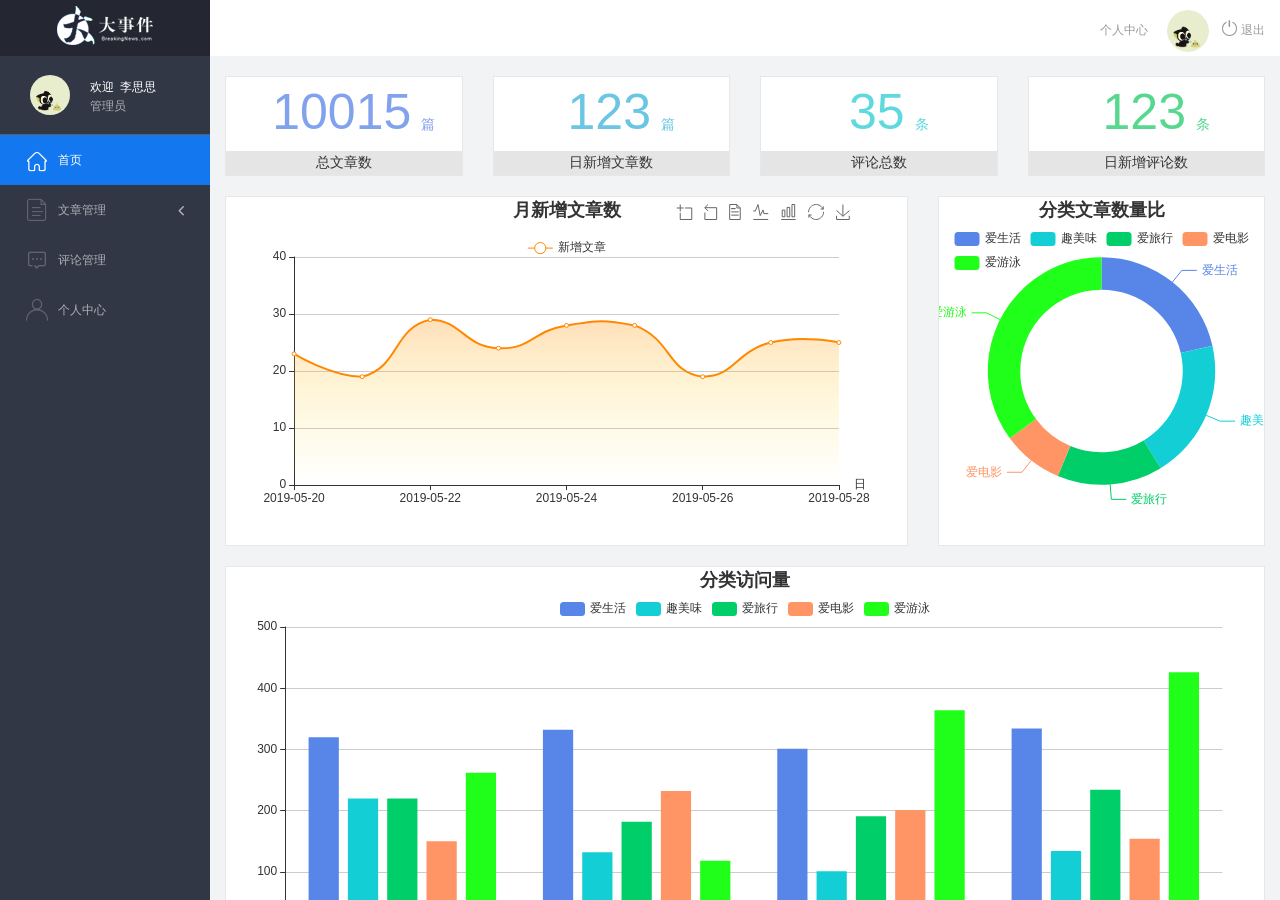
<file: admin/index.html>
<!DOCTYPE html>
<html lang="en">

<head>
    <meta charset="UTF-8">
    <meta name="viewport" content="width=device-width, initial-scale=1.0">
    <meta http-equiv="X-UA-Compatible" content="ie=edge">
    <title>大事件-后台首页</title>
    <link rel="stylesheet" href="./libs/bootstrap/css/bootstrap.min.css">
    <link rel="stylesheet" href="css/reset.css">
    <link rel="stylesheet" href="css/iconfont.css">
    <link rel="stylesheet" href="css/main.css">
    <script src="./libs/jquery-1.12.4.min.js"></script>
    <!-- 导入bootstrap的js文件 -->
    <script src="./libs/bootstrap/js/bootstrap.min.js"></script>
</head>

<body>
    <div class="sider">
        <a href="#" class="logo"><img src="images/logo02.png" alt="logo"></a>
        <div class="user_info">
            <img src="images/2.jpg" alt="person">
            <span>欢迎&nbsp;&nbsp;李思思</span>
            <b>管理员</b>
        </div>
        <!-- 左侧导航栏 -->
        <div class="menu">
            <div class="level01 active"><a href="./main_count.html" target="main_frame"><i
                        class="iconfont icon-yidiandiantubiao04"></i><span>首页</span></a></div>
            <div class="level01"><a href="#"><i class="iconfont icon-icon-article"></i><span>文章管理</span><b
                        class="iconfont icon-arrowdownl"></b></a></div>
            <ul class="level02">
                <li><a href="./article_list.html" target="main_frame"><i
                            class="iconfont icon-previewright"></i><span>文章列表</span></a></li>
                <li><a href="./article_release.html" target="main_frame"><i
                            class="iconfont icon-previewright"></i><span>发表文章</span></a></li>
                <li><a href="./article_category.html" target="main_frame"><i
                            class="iconfont icon-previewright"></i><span>文章类别管理</span></a>
                </li>
            </ul>

            <div class="level01"><a href="./comment_list.html" target="main_frame"><i
                        class="iconfont icon-comment"></i><span>评论管理</span></a></div>
            <div class="level01" id="user"><a href="./user.html" target="main_frame"><i
                        class="iconfont icon-user"></i><span>个人中心</span></a></div>
        </div>
        <!-- 顶部栏 -->
        <div class="header_bar">
            <div class="user_center_link">
                <a href="./user.html" target="main_frame">个人中心</a>
                <img src="images/2.jpg" alt="person">
                <a href="javascript:void(0)" class="logout"><i class="iconfont icon-tuichu"></i> 退出</a>
            </div>
        </div>
        <!-- 右侧主体内容 -->
        <div class="main" id="main_body">
            <iframe src="./main_count.html" frameborder="" name="main_frame" style="width: 100%;height: 100%"></iframe>
        </div>
    </div>

    <script src="./libs/http.js"></script>
    <script>
        $(function () {
            $.ajax({
                type: 'get',
                url: BigNew.user_info,
                // headers: {
                //     Authorization: window.localStorage.getItem('token')
                // },
                success: function (res) {
                    // 将用户名和头像渲染到相应位置
                    $('.user_info>img').attr('src', res.data.userPic);
                    $('.user_info>span').html('欢迎&nbsp;&nbsp;' + res.data.nickname);
                    $('.user_center_link>img').attr('src', res.data.userPic);
                }
            })
            // 给退出按钮添加点击事件
            $('.logout').on('click', function () {
                // 1.删除token令牌
                window.localStorage.removeItem('token');
                // 2.跳转到登录页面
                location.href = './login.html';
            })

            // 给左侧菜单栏添加点击事件
            $('.level01').on('click', function () {
                // 自己添加类active，兄弟删除类active
                $(this).addClass('active').siblings('div').removeClass('active');
                // 当点击 文章管理 时，切换ul的显示/隐藏
                if ($(this).index() == 1) {
                    $(this).find('b').toggleClass('rotate0');
                    $('.level02').toggle();
                    // 默认点击 文章列表 页面
                    $('ul.level02 li:eq(0)>a')[0].click();
                }
            });
            // 点击li 标签的时候文字变成黄色
            $('ul.level02 li').on('click', function () {
                $(this).addClass('active').siblings().removeClass('active');
            })
        })



    </script>
</body>

</html>
</file>
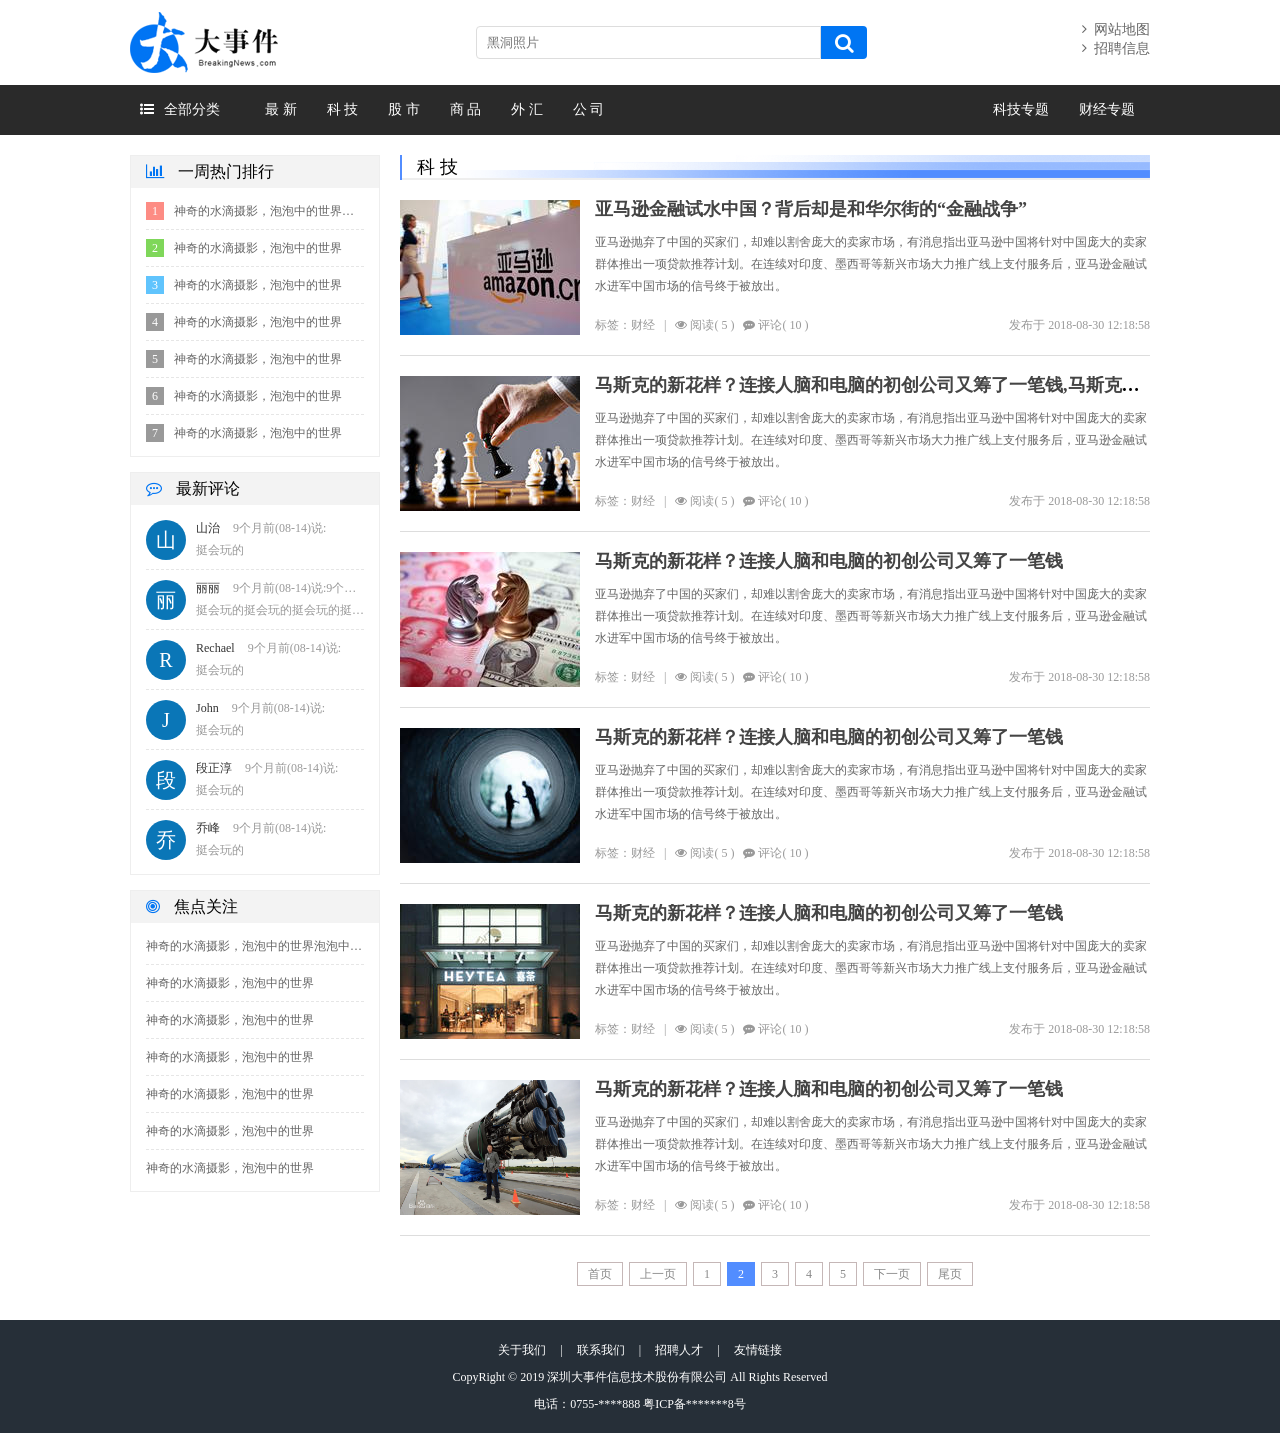
<file: list.html>
<!DOCTYPE html>
<html lang="en">

<head>
    <meta charset="UTF-8">
    <meta name="viewport" content="width=device-width, initial-scale=1.0">
    <meta http-equiv="X-UA-Compatible" content="ie=edge">
    <title>大事件-列表页</title>
    <link rel="stylesheet" type="text/css" href="css/reset.css">
    <link rel="stylesheet" href="css/font-awesome.min.css">
    <link rel="stylesheet" type="text/css" href="css/jquery.pagination.css">
    <link rel="stylesheet" type="text/css" href="css/main.css">
    <script type="text/javascript" src="js/jquery-1.12.4.min.js"></script>
    <script type="text/javascript" src="js/jquery.pagination.min.js"></script>
</head>

<body>
    <div class="header">
        <a href="#" class="logo fl"><img src="images/logo.png" alt="logo"></a>
        <div class="search_form fl">
            <input type="text" class="search_txt" placeholder="黑洞照片">
            <button class="search_btn"><i class="fa fa-search"></i></button>
        </div>
        <div class="link_info fr">
            <a href="#"><i class="fa fa-angle-right"></i>&nbsp;&nbsp;网站地图</a><br>
            <a href="#"><i class="fa fa-angle-right"></i>&nbsp;&nbsp;招聘信息</a>
        </div>
    </div>

    <div class="menu_con">
        <div class="menu">
            <div class="menu_collapse fl">
                <a href="javascript:;" class="level_one"><i class="fa fa-list-ul"></i>全部分类</a>
                <ul class="level_two">
                    <li class="up"></li>
                    <li><a href="#">最 新</a></li>
                    <li><a href="#">科 技</a></li>
                    <li><a href="#">股 市</a></li>
                    <li><a href="#">商 品</a></li>
                    <li><a href="#">外 汇</a></li>
                    <li><a href="#">公 司</a></li>
                </ul>
            </div>
            <ul class="left_menu fl">
                <li><a href="#">最 新</a></li>
                <li><a href="#">科 技</a></li>
                <li><a href="#">股 市</a></li>
                <li><a href="#">商 品</a></li>
                <li><a href="#">外 汇</a></li>
                <li><a href="#">公 司</a></li>
            </ul>
            <ul class="right_menu fr">
                <li><a href="#">科技专题</a></li>
                <li><a href="#">财经专题</a></li>
            </ul>
        </div>
    </div>

    <div class="main_con clearfix">
        <div class="left_con setfr">

            <div class="list_title">
                <h3>科 技</h3>
            </div>

            <div class="common_news_list">
                <a href="#" class="list_pic"><img src="images/pic09.jpg" alt=""></a>
                <h4><a href="#">亚马逊金融试水中国？背后却是和华尔街的“金融战争” </a></h4>
                <p>亚马逊抛弃了中国的买家们，却难以割舍庞大的卖家市场，有消息指出亚马逊中国将针对中国庞大的卖家群体推出一项贷款推荐计划。在连续对印度、墨西哥等新兴市场大力推广线上支付服务后，亚马逊金融试水进军中国市场的信号终于被放出。
                </p>
                <div class="new_info">
                    <span>标签：财经&nbsp;&nbsp;&nbsp;|&nbsp;&nbsp;&nbsp;<i class="fa fa-eye"></i>&nbsp;阅读( 5
                        )&nbsp;&nbsp;&nbsp;<i class="fa fa-commenting"></i>&nbsp;评论( 10 )</span>
                    <b>发布于 2018-08-30 12:18:58</b>
                </div>
            </div>

            <div class="common_news_list">
                <a href="#" class="list_pic"><img src="images/pic03.jpg" alt=""></a>
                <h4><a href="#">马斯克的新花样？连接人脑和电脑的初创公司又筹了一笔钱,马斯克的新花样？连接人脑和电脑的初创公司又筹了一笔钱</a></h4>
                <p>亚马逊抛弃了中国的买家们，却难以割舍庞大的卖家市场，有消息指出亚马逊中国将针对中国庞大的卖家群体推出一项贷款推荐计划。在连续对印度、墨西哥等新兴市场大力推广线上支付服务后，亚马逊金融试水进军中国市场的信号终于被放出。
                </p>
                <div class="new_info">
                    <span>标签：财经&nbsp;&nbsp;&nbsp;|&nbsp;&nbsp;&nbsp;<i class="fa fa-eye"></i>&nbsp;阅读( 5
                        )&nbsp;&nbsp;&nbsp;<i class="fa fa-commenting"></i>&nbsp;评论( 10 )</span>
                    <b>发布于 2018-08-30 12:18:58</b>
                </div>
            </div>

            <div class="common_news_list">
                <a href="#" class="list_pic"><img src="images/pic05.jpg" alt=""></a>
                <h4><a href="#">马斯克的新花样？连接人脑和电脑的初创公司又筹了一笔钱</a></h4>
                <p>亚马逊抛弃了中国的买家们，却难以割舍庞大的卖家市场，有消息指出亚马逊中国将针对中国庞大的卖家群体推出一项贷款推荐计划。在连续对印度、墨西哥等新兴市场大力推广线上支付服务后，亚马逊金融试水进军中国市场的信号终于被放出。
                </p>
                <div class="new_info">
                    <span>标签：财经&nbsp;&nbsp;&nbsp;|&nbsp;&nbsp;&nbsp;<i class="fa fa-eye"></i>&nbsp;阅读( 5
                        )&nbsp;&nbsp;&nbsp;<i class="fa fa-commenting"></i>&nbsp;评论( 10 )</span>
                    <b>发布于 2018-08-30 12:18:58</b>
                </div>
            </div>

            <div class="common_news_list">
                <a href="#" class="list_pic"><img src="images/pic07.jpg" alt=""></a>
                <h4><a href="#">马斯克的新花样？连接人脑和电脑的初创公司又筹了一笔钱</a></h4>
                <p>亚马逊抛弃了中国的买家们，却难以割舍庞大的卖家市场，有消息指出亚马逊中国将针对中国庞大的卖家群体推出一项贷款推荐计划。在连续对印度、墨西哥等新兴市场大力推广线上支付服务后，亚马逊金融试水进军中国市场的信号终于被放出。
                </p>
                <div class="new_info">
                    <span>标签：财经&nbsp;&nbsp;&nbsp;|&nbsp;&nbsp;&nbsp;<i class="fa fa-eye"></i>&nbsp;阅读( 5
                        )&nbsp;&nbsp;&nbsp;<i class="fa fa-commenting"></i>&nbsp;评论( 10 )</span>
                    <b>发布于 2018-08-30 12:18:58</b>
                </div>
            </div>

            <div class="common_news_list">
                <a href="#" class="list_pic"><img src="images/pic10.jpg" alt=""></a>
                <h4><a href="#">马斯克的新花样？连接人脑和电脑的初创公司又筹了一笔钱</a></h4>
                <p>亚马逊抛弃了中国的买家们，却难以割舍庞大的卖家市场，有消息指出亚马逊中国将针对中国庞大的卖家群体推出一项贷款推荐计划。在连续对印度、墨西哥等新兴市场大力推广线上支付服务后，亚马逊金融试水进军中国市场的信号终于被放出。
                </p>
                <div class="new_info">
                    <span>标签：财经&nbsp;&nbsp;&nbsp;|&nbsp;&nbsp;&nbsp;<i class="fa fa-eye"></i>&nbsp;阅读( 5
                        )&nbsp;&nbsp;&nbsp;<i class="fa fa-commenting"></i>&nbsp;评论( 10 )</span>
                    <b>发布于 2018-08-30 12:18:58</b>
                </div>
            </div>

            <div class="common_news_list">
                <a href="#" class="list_pic"><img src="images/pic04.jpg" alt=""></a>
                <h4><a href="#">马斯克的新花样？连接人脑和电脑的初创公司又筹了一笔钱</a></h4>
                <p>亚马逊抛弃了中国的买家们，却难以割舍庞大的卖家市场，有消息指出亚马逊中国将针对中国庞大的卖家群体推出一项贷款推荐计划。在连续对印度、墨西哥等新兴市场大力推广线上支付服务后，亚马逊金融试水进军中国市场的信号终于被放出。
                </p>
                <div class="new_info">
                    <span>标签：财经&nbsp;&nbsp;&nbsp;|&nbsp;&nbsp;&nbsp;<i class="fa fa-eye"></i>&nbsp;阅读( 5
                        )&nbsp;&nbsp;&nbsp;<i class="fa fa-commenting"></i>&nbsp;评论( 10 )</span>
                    <b>发布于 2018-08-30 12:18:58</b>
                </div>
            </div>

            <div id="pagination" class="page"></div>
            <script>
                $(function () {
                    $("#pagination").pagination({
                        currentPage: 2,
                        totalPage: 8,
                        callback: function (current) {
                            alert('ok!');
                        }
                    });
                });
            </script>

        </div>
        <div class="right_con setfl">
            <div class="common_wrap">
                <h3><i class="fa fa-bar-chart"></i> 一周热门排行</h3>
                <ul class="content_list">
                    <li><span class="first">1</span><a href="#">神奇的水滴摄影，泡泡中的世界泡泡中的世界</a></li>
                    <li><span class="second">2</span><a href="#">神奇的水滴摄影，泡泡中的世界</a></li>
                    <li><span class="third">3</span><a href="#">神奇的水滴摄影，泡泡中的世界</a></li>
                    <li><span>4</span><a href="#">神奇的水滴摄影，泡泡中的世界</a></li>
                    <li><span>5</span><a href="#">神奇的水滴摄影，泡泡中的世界</a></li>
                    <li><span>6</span><a href="#">神奇的水滴摄影，泡泡中的世界</a></li>
                    <li><span>7</span><a href="#">神奇的水滴摄影，泡泡中的世界</a></li>
                </ul>
            </div>
            <div class="common_wrap">
                <h3><i class="fa fa-commenting-o"></i> 最新评论</h3>
                <ul class="content_list comment_list">
                    <li>
                        <span>山</span>
                        <b><em>山治</em> 9个月前(08-14)说:</b>
                        <strong>挺会玩的</strong>
                    </li>
                    <li>
                        <span>丽</span>
                        <b><em>丽丽</em> 9个月前(08-14)说:9个月前(08-14)说:9个月前(08-14)说:</b>
                        <strong>挺会玩的挺会玩的挺会玩的挺会玩的</strong>
                    </li>
                    <li>
                        <span>R</span>
                        <b><em>Rechael</em> 9个月前(08-14)说:</b>
                        <strong>挺会玩的</strong>
                    </li>
                    <li>
                        <span>J</span>
                        <b><em>John</em> 9个月前(08-14)说:</b>
                        <strong>挺会玩的</strong>
                    </li>
                    <li>
                        <span>段</span>
                        <b><em>段正淳</em> 9个月前(08-14)说:</b>
                        <strong>挺会玩的</strong>
                    </li>
                    <li>
                        <span>乔</span>
                        <b><em>乔峰</em> 9个月前(08-14)说:</b>
                        <strong>挺会玩的</strong>
                    </li>
                </ul>
            </div>
            <div class="common_wrap">
                <h3><i class="fa fa-bullseye"></i> 焦点关注</h3>
                <ul class="content_list guanzhu_list">
                    <li><a href="#">神奇的水滴摄影，泡泡中的世界泡泡中的世界</a></li>
                    <li><a href="#">神奇的水滴摄影，泡泡中的世界</a></li>
                    <li><a href="#">神奇的水滴摄影，泡泡中的世界</a></li>
                    <li><a href="#">神奇的水滴摄影，泡泡中的世界</a></li>
                    <li><a href="#">神奇的水滴摄影，泡泡中的世界</a></li>
                    <li><a href="#">神奇的水滴摄影，泡泡中的世界</a></li>
                    <li><a href="#">神奇的水滴摄影，泡泡中的世界</a></li>
                </ul>
            </div>
        </div>
    </div>

    <div class="footer clearfix">
        <div class="foot_link">
            <a href="#">关于我们</a>
            <span>|</span>
            <a href="#">联系我们</a>
            <span>|</span>
            <a href="#">招聘人才</a>
            <span>|</span>
            <a href="#">友情链接</a>
        </div>
        <p>CopyRight © 2019 深圳大事件信息技术股份有限公司 All Rights Reserved</p>
        <p>电话：0755-****888 粤ICP备*******8号</p>
    </div>
    <!-- 导包template -->
    <script src="./js/template-web.js"></script>
</body>

</html>
</file>
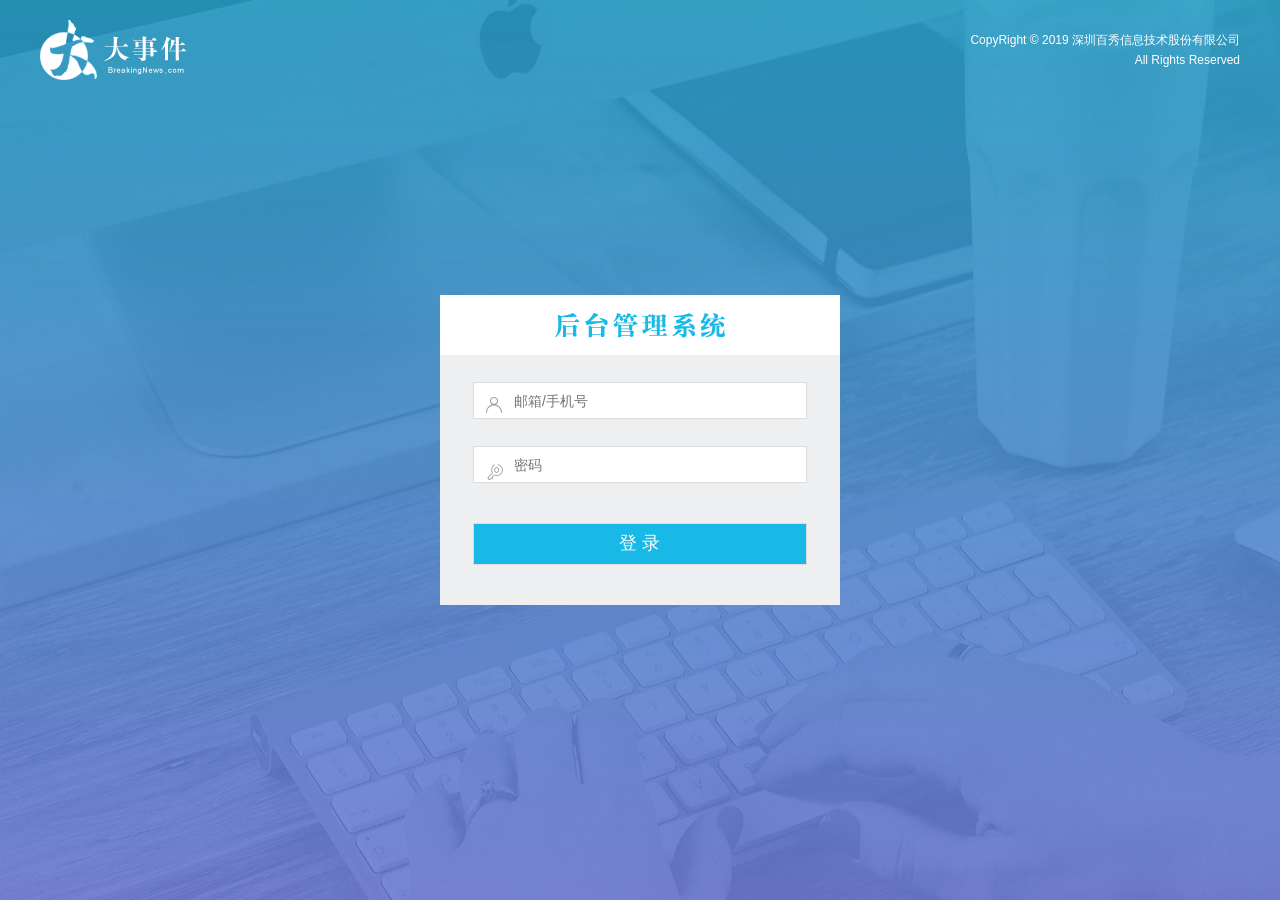
<file: admin/login.html>
<!DOCTYPE html>
<html lang="en">

<head>
  <meta charset="UTF-8" />
  <meta name="viewport" content="width=device-width, initial-scale=1.0" />
  <meta http-equiv="X-UA-Compatible" content="ie=edge" />
  <title>大事件-后台登录页</title>
  <link rel="stylesheet" type="text/css" href="css/reset.css" />
  <link rel="stylesheet" type="text/css" href="css/iconfont.css" />
  <link rel="stylesheet" type="text/css" href="css/main.css" />
  <!-- 引入bootstrap的css文件 -->
  <link rel="stylesheet" href="./libs/bootstrap/css/bootstrap.min.css" />
  <!-- 引入jq文件 -->
  <script src="./libs/jquery-1.12.4.min.js"></script>
  <!-- 引入bootstrap的js文件 -->
  <script src="./libs/bootstrap/js/bootstrap.min.js"></script>
</head>

<body>
  <div class="main_wrap">
    <div class="header">
      <a href="#" class="logo"><img src="images/logo.png" alt="" /></a>
      <div class="copyright">
        CopyRight © 2019 深圳百秀信息技术股份有限公司<br />All Rights Reserved
      </div>
    </div>

    <div class="login_form_con">
      <div class="login_title"></div>
      <form class="login_form">
        <i class="iconfont icon-user"></i>
        <i class="iconfont icon-key"></i>
        <input type="text" class="input_txt" placeholder="邮箱/手机号" />
        <input type="password" class="input_pass" placeholder="密码" />
        <input type="submit" class="input_sub" value="登 录" />
      </form>
    </div>
  </div>

  添加模态框
  <!-- Modal -->
  <div class="modal fade" id="myModal" tabindex="-1" role="dialog" aria-labelledby="myModalLabel">
    <div class="modal-dialog" role="document">
      <div class="modal-content">
        <div class="modal-header">
          <button type="button" class="close" data-dismiss="modal" aria-label="Close"><span
              aria-hidden="true">&times;</span></button>
          <h4 class="modal-title" id="myModalLabel">温馨提示</h4>
        </div>
        <div class="modal-body">

        </div>
        <div class="modal-footer">
          <button type="button" class="btn btn-primary" data-dismiss="modal">确认</button>
        </div>
      </div>
    </div>
  </div>
  <script src="./libs/http.js"></script>

  <script>
    $(function () {
      //  登录的逻辑
      // 1.先获取登录按钮，给登录按钮注册点击事件
      $('.input_sub').on('click', function (e) {
        //这个按钮是一个submit按钮，会默认跳转，我们需要阻止其默认行为
        e.preventDefault();
        // 2.点击的时候获取用户名和密码  我们要去除用户名和密码前后的空格
        var userName = $('.input_txt').val().trim();
        var userPwd = $('.input_pass').val().trim();
        // 3.非空判断
        if (userName == '' || userPwd == '') {
          // alert('亲，请输入用户名或者密码');
          $('#myModal').modal();
          $('.modal-body').text('亲，用户名和密码不能为空哦');
          return;
        }
        // 4.使用ajax请求数据，做页面渲染
        $.ajax({
          type: 'post',
          url: BigNew.user_login,
          data: {
            username: userName,
            password: userPwd
          },
          success: function (res) {
            //判断用户名或者密码是否正确
            if (res.code == 200) {
              $('#myModal').modal();
              $('.modal-body').text(res.msg);
              // 将token令牌储存到本地存储
              localStorage.setItem('token', res.token);
              //跳转的网站的首页
              $('#myModal').on('hidden.bs.modal', function (e) {
                window.location.href = './index.html';
              })
            } else {
              $('#myModal').modal();
              $('.modal-body').text(res.msg);
            }
          }
        })
      })
    })
  </script>
</body>

</html>
</file>
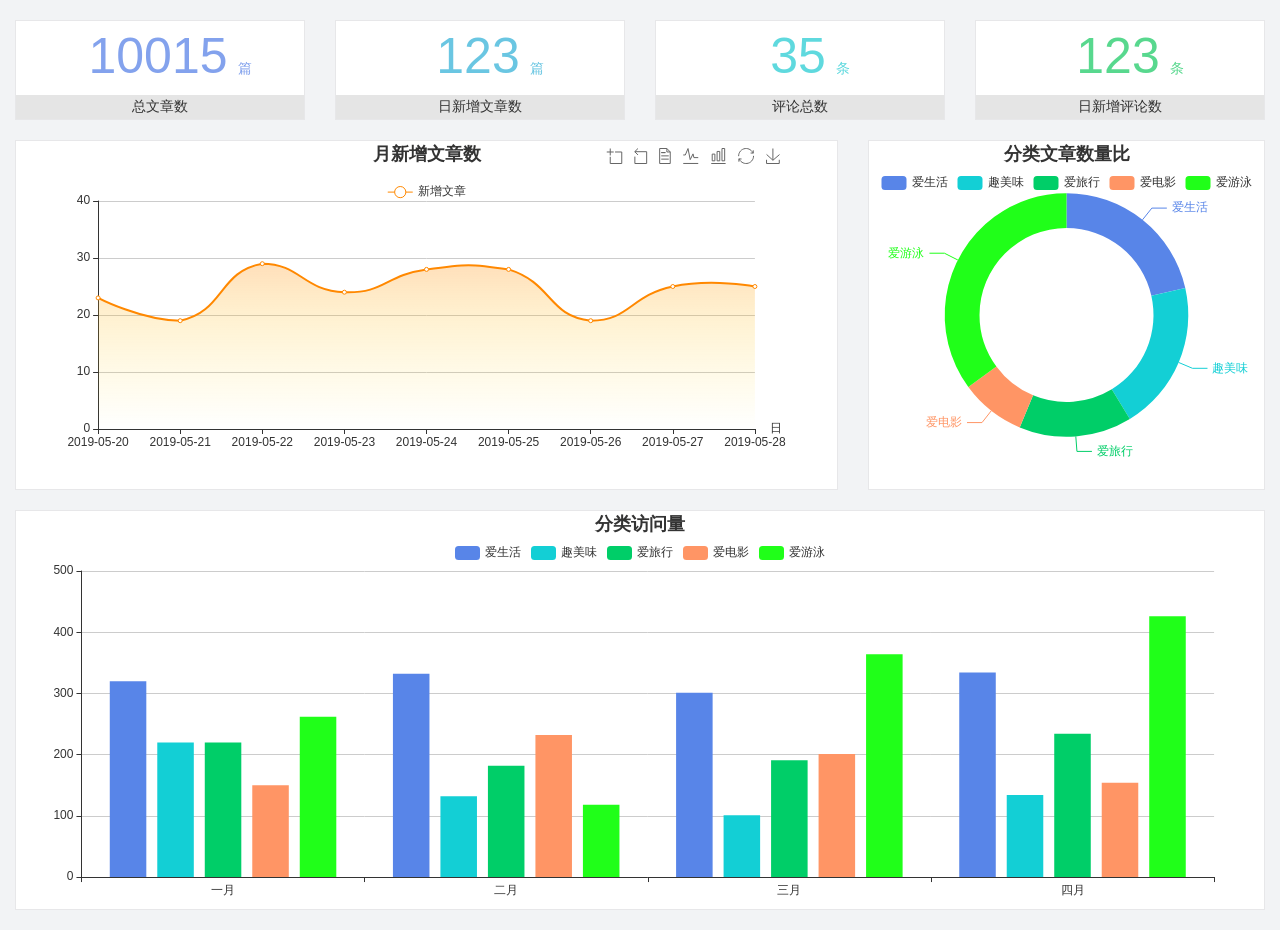
<file: admin/main_count.html>
<!DOCTYPE html>
<html lang="en">

<head>
    <meta charset="UTF-8">
    <meta name="viewport" content="width=device-width, initial-scale=1.0">
    <meta http-equiv="X-UA-Compatible" content="ie=edge">
    <title>图表统计</title>
    <link rel="stylesheet" href="./libs/bootstrap/css/bootstrap.min.css">
    <link rel="stylesheet" href="css/reset.css">
    <link rel="stylesheet" href="css/iconfont.css">
    <link rel="stylesheet" href="css/main.css">
    <script src="./libs/jquery-1.12.4.min.js"></script>
    <script type="text/javascript" src="./libs/echarts.js"></script>
</head>

<body>
    <div class="container-fluid">
        <div class="row spannel_list">
            <div class="col-sm-3 col-xs-6">
                <div class="spannel">
                    <em>10015</em><span>篇</span>
                    <b>总文章数</b>
                </div>
            </div>
            <div class="col-sm-3 col-xs-6">
                <div class="spannel scolor01">
                    <em>123</em><span>篇</span>
                    <b>日新增文章数</b>
                </div>
            </div>
            <div class="col-sm-3 col-xs-6">
                <div class="spannel scolor02">
                    <em>35</em><span>条</span>
                    <b>评论总数</b>
                </div>
            </div>
            <div class="col-sm-3 col-xs-6">
                <div class="spannel scolor03">
                    <em>123</em><span>条</span>
                    <b>日新增评论数</b>
                </div>
            </div>
        </div>
    </div>

    <div class="container-fluid">
        <div class="row curve-pie">
            <div class="col-lg-8 col-md-8">
                <div class="gragh_pannel" id="curve_show"></div>
            </div>
            <div class="col-lg-4 col-md-4">
                <div class="gragh_pannel" id="pie_show"></div>
            </div>
        </div>
    </div>

    <div class="container-fluid">
        <div class="column_pannel" id="column_show"></div>
    </div>


    <!-- 折线图 -->
    <script>
        var json = '{"code":200,"msg":"获取成功","date":[{"date":"2019-05-20","count":23},{"date":"2019-05-21","count":19},{"date":"2019-05-22","count":29},{"date":"2019-05-23","count":24},{"date":"2019-05-24","count":28},{"date":"2019-05-25","count":28},{"date":"2019-05-26","count":19},{"date":"2019-05-27","count":25},{"date":"2019-05-28","count":25}]}';
        var obj = JSON.parse(json);
        loadEchars(obj);

        function loadEchars(obj) {
            // 基于准备好的dom，初始化echarts实例
            var myChart = echarts.init(document.getElementById('curve_show'));

            var data = [];
            var date = [];
            for (var i = 0; i < obj.date.length; i++) {
                data.push(obj.date[i].count);
                date.push(obj.date[i].date);
            }

            option = {
                tooltip: {
                    trigger: 'axis',
                    position: function (pt) {
                        return [pt[0], '10%'];
                    }
                },
                title: {
                    left: 'center',
                    text: '月新增文章数',
                },

                xAxis: {
                    name: '日',
                    type: 'category',
                    boundaryGap: false,
                    data: date
                },
                legend: {
                    data: ['新增文章'],
                    top: '40'
                },
                toolbox: {
                    show: true,
                    feature: {
                        dataZoom: {
                            yAxisIndex: 'none'
                        },
                        dataView: { readOnly: false },
                        magicType: { type: ['line', 'bar'] },
                        restore: {},
                        saveAsImage: {}
                    },
                    right: 50
                },
                yAxis: {
                    type: 'value',
                    boundaryGap: [0, '100%']
                },
                series: [
                    {
                        name: '新增文章',
                        type: 'line',
                        smooth: true,
                        // symbol: 'none',
                        sampling: 'average',
                        itemStyle: {
                            color: '#f80'
                        },
                        areaStyle: {
                            color: new echarts.graphic.LinearGradient(0, 0, 0, 1, [{
                                offset: 0,
                                color: 'rgba(255,136,0,0.39)'
                            }, {
                                offset: .34,
                                color: 'rgba(255,180,0,0.25)'
                            },
                            {
                                offset: 1,
                                color: 'rgba(255,222,0,0.00)'
                            }])
                        },
                        data: data
                    }
                ],
            }
            // 使用刚指定的配置项和数据显示图表。
            myChart.setOption(option);
        }
    </script>

    <!-- 环形图 -->
    <script>
        // 基于准备好的dom，初始化echarts实例
        var myChart1 = echarts.init(document.getElementById('pie_show'));

        option1 = {
            title: {
                left: 'center',
                text: '分类文章数量比',
            },
            tooltip: {
                trigger: 'item',
                formatter: "{a} <br/>{b}: {c} ({d}%)"
            },
            legend: {
                orient: 'horizontal',
                x: 'center',
                data: ['爱生活', '趣美味', '爱旅行', '爱电影', '爱游泳'],
                top: 30
            },
            color: ['#5885e8', '#13cfd5', '#00ce68', '#ff9565', '#20ff19'],
            series: [
                {
                    name: '分类名称',
                    type: 'pie',
                    radius: ['50%', '70%'],
                    avoidLabelOverlap: false,
                    label: {
                        emphasis: {
                            show: true,
                            textStyle: {
                                fontSize: '30',
                                fontWeight: 'bold'
                            }
                        }
                    },
                    data: [
                        { value: 335, name: '爱生活' },
                        { value: 310, name: '趣美味' },
                        { value: 234, name: '爱旅行' },
                        { value: 135, name: '爱电影' },
                        { value: 548, name: '爱游泳' }
                    ]
                }
            ]
        };
        // 使用刚指定的配置项和数据显示图表。
        myChart1.setOption(option1);
    </script>
    <!-- 柱状图 -->
    <script>
        // 基于准备好的dom，初始化echarts实例
        var myChart2 = echarts.init(document.getElementById('column_show'));

        option2 = {
            title: {
                left: 'center',
                text: '分类访问量',
            },
            tooltip: {
                trigger: 'axis',
                axisPointer: {            // 坐标轴指示器，坐标轴触发有效
                    type: 'line'        // 默认为直线，可选为：'line' | 'shadow'
                },
                
            },
            legend: {
                data: ['爱生活', '趣美味', '爱旅行', '爱电影', '爱游泳'],
                top:30
            },
            grid: {
                left: '3%',
                right: '4%',
                bottom: '3%',
                containLabel: true
            },
            xAxis: [
                {
                    type: 'category',
                    data: ['一月', '二月', '三月', '四月']
                }
            ],
            yAxis: [
                {
                    type: 'value'
                }
            ],
            color: ['#5885e8', '#13cfd5', '#00ce68', '#ff9565', '#20ff19'],
            series: [
                {
                    name: '爱生活',
                    type: 'bar',
                    data: [320, 332, 301, 334]
                },
                {
                    name: '趣美味',
                    type: 'bar',
                    data: [220, 132, 101, 134]
                },
                {
                    name: '爱旅行',
                    type: 'bar',
                    data: [220, 182, 191, 234]
                },
                {
                    name: '爱电影',
                    type: 'bar',
                    data: [150, 232, 201, 154]
                },
                {
                    name: '爱游泳',
                    type: 'bar',
                    data: [262, 118, 364, 426],
                },

            ]
        };


        // 使用刚指定的配置项和数据显示图表。
        myChart2.setOption(option2);
    </script>
</body>

</html>
</file>
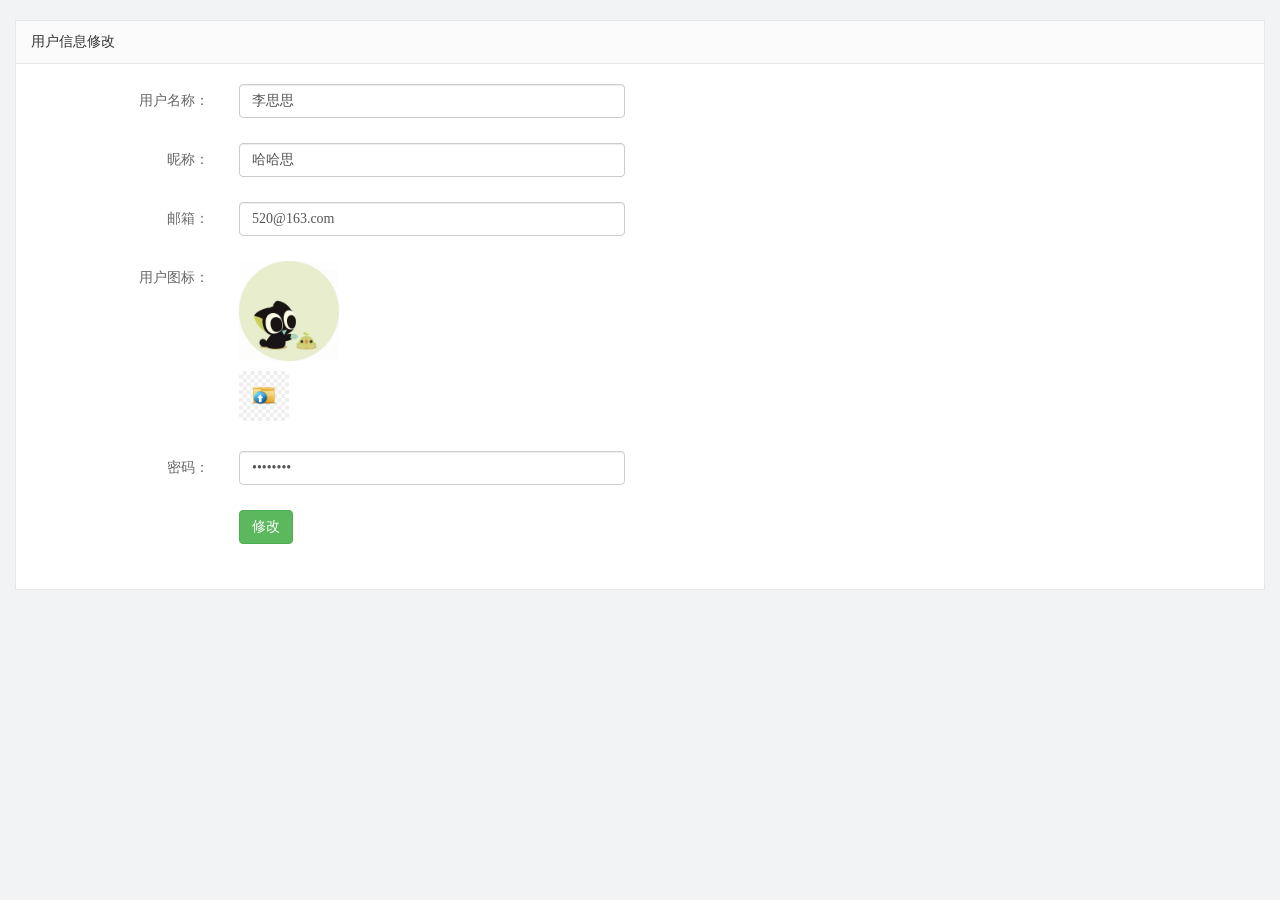
<file: admin/user.html>
<!DOCTYPE html>
<html lang="en">

<head>
    <meta charset="UTF-8">
    <meta name="viewport" content="width=device-width, initial-scale=1.0">
    <meta http-equiv="X-UA-Compatible" content="ie=edge">
    <title>文章列表</title>
    <link rel="stylesheet" href="./libs/bootstrap/css/bootstrap.min.css">
    <link rel="stylesheet" href="css/reset.css">
    <link rel="stylesheet" href="css/iconfont.css">
    <link rel="stylesheet" href="css/main.css">
    <script src="./libs/jquery-1.12.4.min.js"></script>

</head>

<body>
    <div class="container-fluid">
        <div class="common_title">
            用户信息修改
        </div>
        <div class="container-fluid common_con">
            <form class="form-horizontal article_form" id="form">
                <div class="form-group">
                    <label for="inputEmail1" class="col-sm-2 control-label">用户名称：</label>
                    <div class="col-sm-4">
                        <input type="text" name="username" class="form-control username" id="inputEmail1" value="李思思">
                    </div>
                </div>
                <div class="form-group">
                    <label for="inputEmail2" class="col-sm-2 control-label">昵称：</label>
                    <div class="col-sm-4">
                        <input type="text" name="nickname" class="form-control nickname" id="inputEmail2" value="哈哈思">
                    </div>
                </div>
                <div class="form-group">
                    <label for="inputEmail3" class="col-sm-2 control-label">邮箱：</label>
                    <div class="col-sm-4">
                        <input type="text" name="email" class="form-control email" id="inputEmail3" value="520@163.com">
                    </div>
                </div>

                <div class="form-group">
                    <label for="inputPassword3" class="col-sm-2 control-label">用户图标：</label>
                    <div class="col-sm-10">
                        <img src="images/2.jpg" alt="" class="user_pic">
                        <input style="display: none" name="userPic" type="file" id="exampleInputFile">
                        <!-- 给label标签的for属性赋值,值是input标签的id,那这样的话点击label就相当于点击了input -->
                        <br>
                        <label for="exampleInputFile">
                            <img src="./images/uploads_icon.jpg" style="height: 50px;" alt="">
                        </label>
                    </div>
                </div>

                <div class="form-group">
                    <label for="inputEmail4" class="col-sm-2 control-label">密码：</label>
                    <div class="col-sm-4">
                        <input type="password" name="password" class="form-control password" id="inputEmail4"
                            value="12345678">
                    </div>
                </div>
                <div class="form-group">
                    <div class="col-sm-offset-2 col-sm-10">
                        <button type="submit" class="btn btn-success btn-edit">修改</button>
                    </div>
                </div>
            </form>
        </div>
    </div>
</body>

<script src="./libs/http.js"></script>
<script>
    $(function () {
        $.get({
            url: BigNew.user_detail,
            success: function (res) {
                if (res.code == 200) {
                    // console.log(res);
                    // for (var index in res.data) {
                    //     $('input.' + key).val(res.data[key]);
                    // }
                    $('input.username').val(res.data.username);
                    $('input.nickname').val(res.data.nickname);
                    $('input.email').val(res.data.email);
                    $('input.password').val(res.data.password);
                    $('.user_pic').attr('src', res.data.userPic);
                }

            }
        })

        $('#exampleInputFile').on('change', function () {
            var imgIcon = this.files[0];

            var imgUrl = URL.createObjectURL(imgIcon);
            $('.user_pic').attr('src', imgUrl);
        })

        $('.btn-edit').on('click', function (e) {
            // 阻止button的默认提交跳转页面
            e.preventDefault();
            // 获取form表单，formate只能处理Dom对象
            var form = $('#form')[0];
            // 使用formate会转换成二进制数据
            var userData = new FormData(form);
            // 提交ajax请求
            $.post({
                url: BigNew.user_edit,
                data: userData,
                // 二进制数据不需要请求头，不需要设置请求类型
                contentType: false,
                processData: false,
                success: function (res) {
                    if (res.code == 200) {
                        // // 刷新子页面
                        // window.location.reload();
                        // // 刷新父页面
                        // parent.window.location.reload();
                        $.ajax({
                            type: 'get',
                            url: BigNew.user_info,
                            // headers: {
                            //     Authorization: window.localStorage.getItem('token')
                            // },
                            success: function (res) {
                                // 将用户名和头像渲染到相应位置
                                parent.$('.user_info>img').attr('src', res.data.userPic);
                                parent.$('.user_info>span').html('欢迎&nbsp;&nbsp;' + res.data.nickname);
                                parent.$('.user_center_link>img').attr('src', res.data.userPic);
                                // 刷新页面
                                window.location.reload();
                            }

                        })
                    }
                }

            })

        })
    })

</script>

</html>
</file>
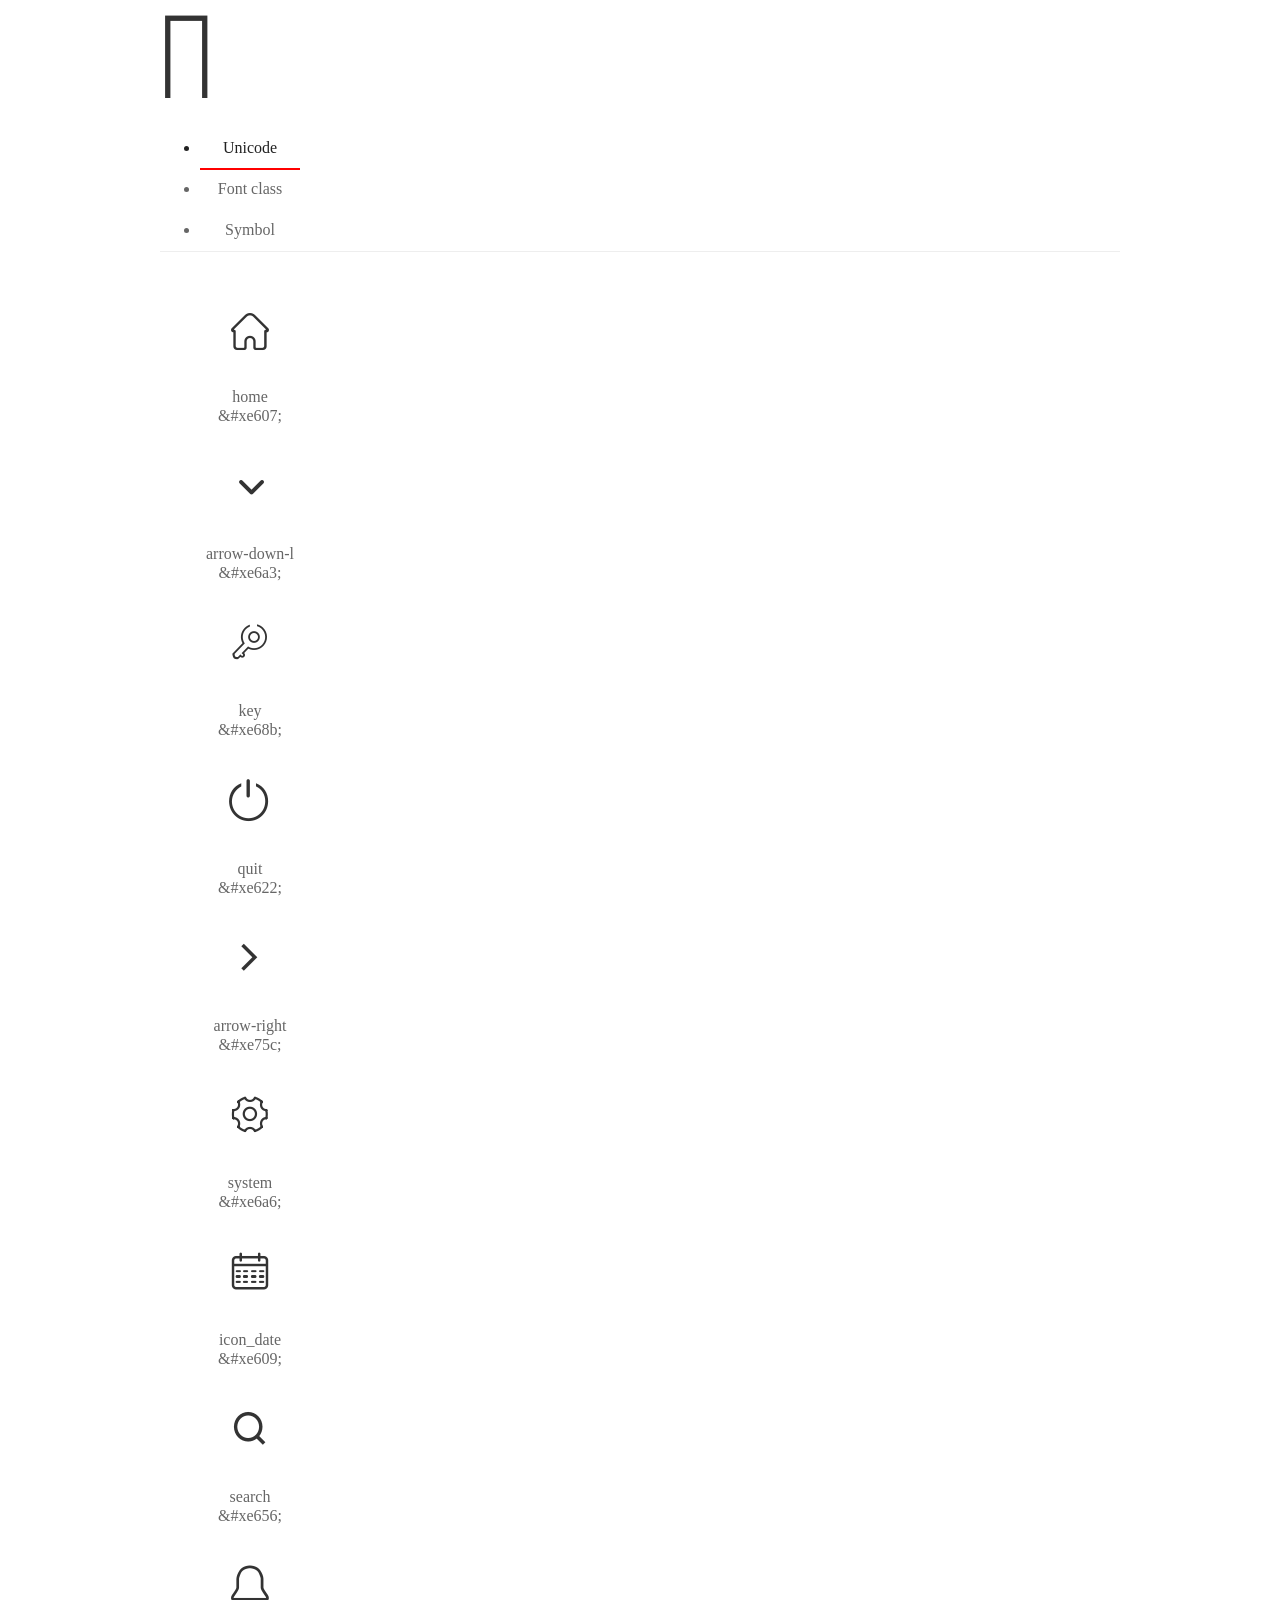
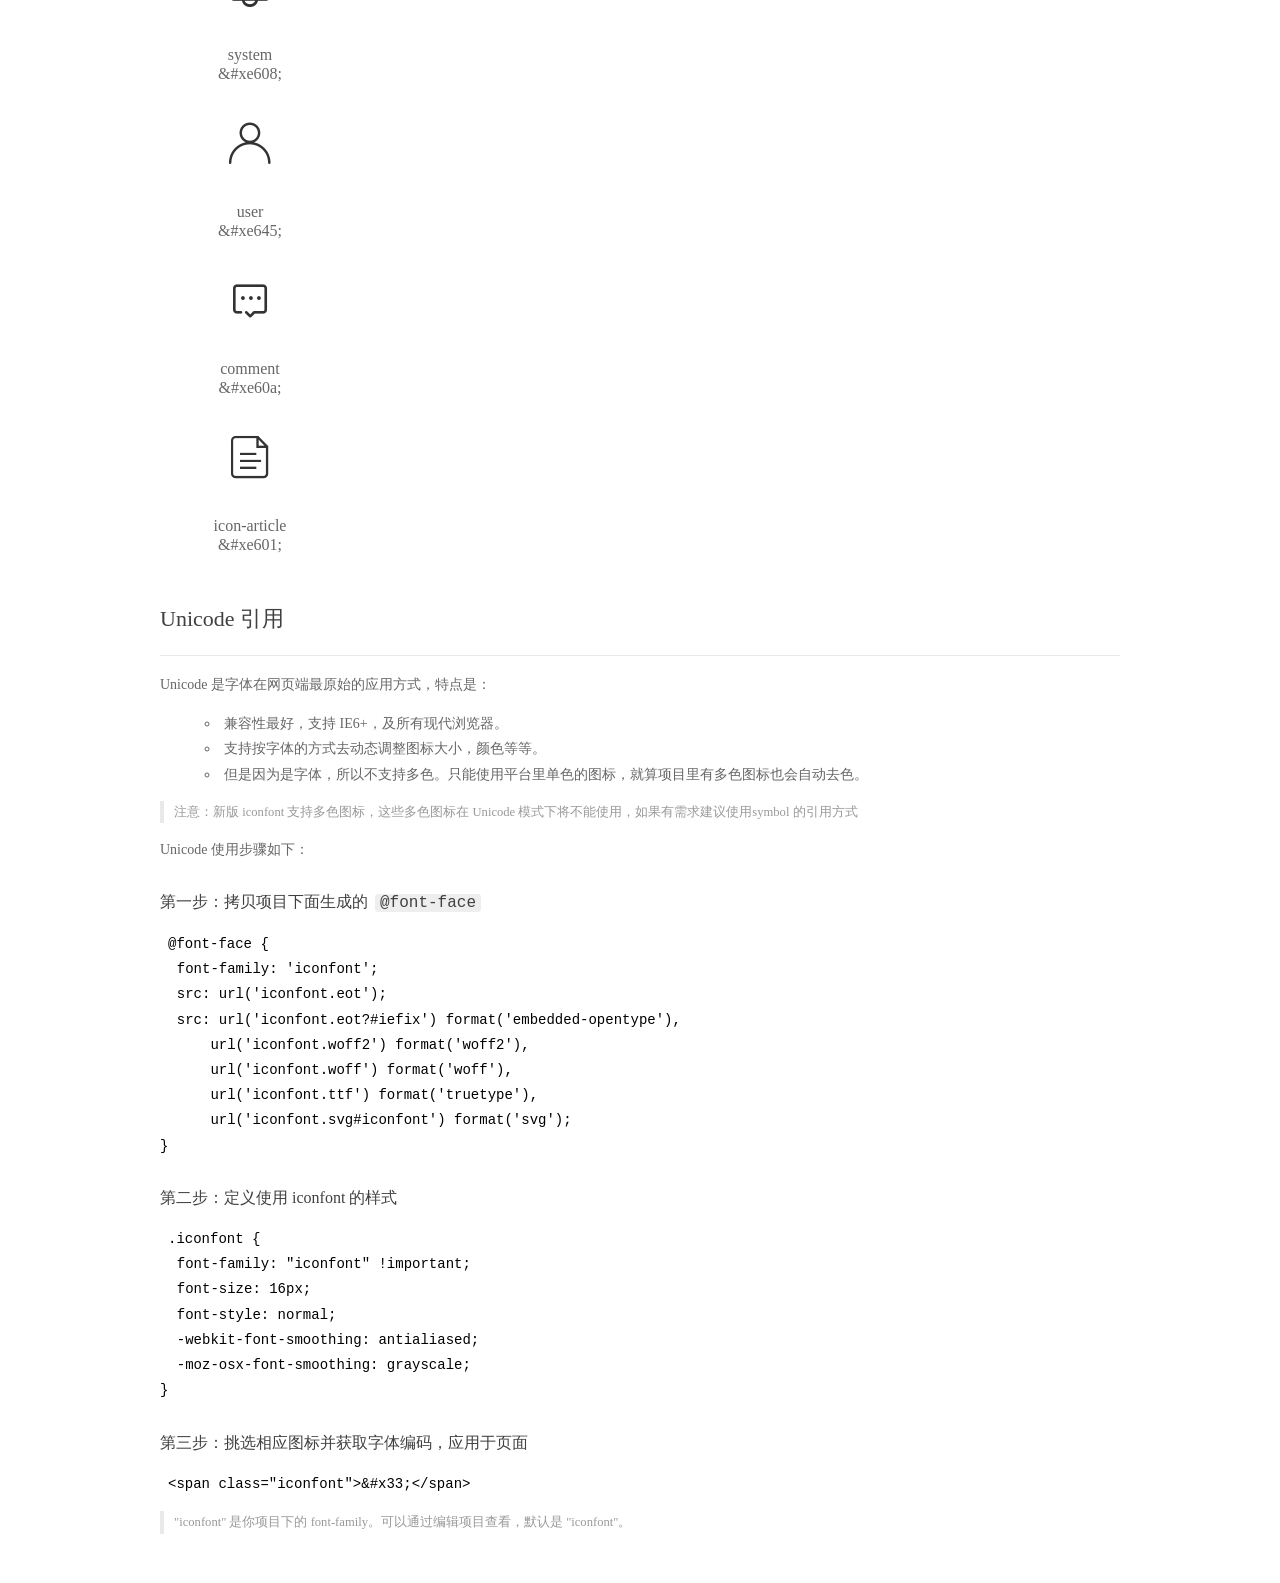
<file: admin/fonts/demo_index.html>
<!DOCTYPE html>
<html>
<head>
  <meta charset="utf-8"/>
  <title>IconFont Demo</title>
  <link rel="shortcut icon" href="https://gtms04.alicdn.com/tps/i4/TB1_oz6GVXXXXaFXpXXJDFnIXXX-64-64.ico" type="image/x-icon"/>
  <link rel="stylesheet" href="https://g.alicdn.com/thx/cube/1.3.2/cube.min.css">
  <link rel="stylesheet" href="demo.css">
  <link rel="stylesheet" href="iconfont.css">
  <script src="iconfont.js"></script>
  <!-- jQuery -->
  <script src="https://a1.alicdn.com/oss/uploads/2018/12/26/7bfddb60-08e8-11e9-9b04-53e73bb6408b.js"></script>
  <!-- 代码高亮 -->
  <script src="https://a1.alicdn.com/oss/uploads/2018/12/26/a3f714d0-08e6-11e9-8a15-ebf944d7534c.js"></script>
</head>
<body>
  <div class="main">
    <h1 class="logo"><a href="https://www.iconfont.cn/" title="iconfont 首页" target="_blank">&#xe86b;</a></h1>
    <div class="nav-tabs">
      <ul id="tabs" class="dib-box">
        <li class="dib active"><span>Unicode</span></li>
        <li class="dib"><span>Font class</span></li>
        <li class="dib"><span>Symbol</span></li>
      </ul>
      
    </div>
    <div class="tab-container">
      <div class="content unicode" style="display: block;">
          <ul class="icon_lists dib-box">
          
            <li class="dib">
              <span class="icon iconfont">&#xe607;</span>
                <div class="name">home</div>
                <div class="code-name">&amp;#xe607;</div>
              </li>
          
            <li class="dib">
              <span class="icon iconfont">&#xe6a3;</span>
                <div class="name">arrow-down-l</div>
                <div class="code-name">&amp;#xe6a3;</div>
              </li>
          
            <li class="dib">
              <span class="icon iconfont">&#xe68b;</span>
                <div class="name">key</div>
                <div class="code-name">&amp;#xe68b;</div>
              </li>
          
            <li class="dib">
              <span class="icon iconfont">&#xe622;</span>
                <div class="name">quit</div>
                <div class="code-name">&amp;#xe622;</div>
              </li>
          
            <li class="dib">
              <span class="icon iconfont">&#xe75c;</span>
                <div class="name">arrow-right</div>
                <div class="code-name">&amp;#xe75c;</div>
              </li>
          
            <li class="dib">
              <span class="icon iconfont">&#xe6a6;</span>
                <div class="name">system</div>
                <div class="code-name">&amp;#xe6a6;</div>
              </li>
          
            <li class="dib">
              <span class="icon iconfont">&#xe609;</span>
                <div class="name">icon_date</div>
                <div class="code-name">&amp;#xe609;</div>
              </li>
          
            <li class="dib">
              <span class="icon iconfont">&#xe656;</span>
                <div class="name">search</div>
                <div class="code-name">&amp;#xe656;</div>
              </li>
          
            <li class="dib">
              <span class="icon iconfont">&#xe608;</span>
                <div class="name">system</div>
                <div class="code-name">&amp;#xe608;</div>
              </li>
          
            <li class="dib">
              <span class="icon iconfont">&#xe645;</span>
                <div class="name">user</div>
                <div class="code-name">&amp;#xe645;</div>
              </li>
          
            <li class="dib">
              <span class="icon iconfont">&#xe60a;</span>
                <div class="name">comment</div>
                <div class="code-name">&amp;#xe60a;</div>
              </li>
          
            <li class="dib">
              <span class="icon iconfont">&#xe601;</span>
                <div class="name">icon-article</div>
                <div class="code-name">&amp;#xe601;</div>
              </li>
          
          </ul>
          <div class="article markdown">
          <h2 id="unicode-">Unicode 引用</h2>
          <hr>

          <p>Unicode 是字体在网页端最原始的应用方式，特点是：</p>
          <ul>
            <li>兼容性最好，支持 IE6+，及所有现代浏览器。</li>
            <li>支持按字体的方式去动态调整图标大小，颜色等等。</li>
            <li>但是因为是字体，所以不支持多色。只能使用平台里单色的图标，就算项目里有多色图标也会自动去色。</li>
          </ul>
          <blockquote>
            <p>注意：新版 iconfont 支持多色图标，这些多色图标在 Unicode 模式下将不能使用，如果有需求建议使用symbol 的引用方式</p>
          </blockquote>
          <p>Unicode 使用步骤如下：</p>
          <h3 id="-font-face">第一步：拷贝项目下面生成的 <code>@font-face</code></h3>
<pre><code class="language-css"
>@font-face {
  font-family: 'iconfont';
  src: url('iconfont.eot');
  src: url('iconfont.eot?#iefix') format('embedded-opentype'),
      url('iconfont.woff2') format('woff2'),
      url('iconfont.woff') format('woff'),
      url('iconfont.ttf') format('truetype'),
      url('iconfont.svg#iconfont') format('svg');
}
</code></pre>
          <h3 id="-iconfont-">第二步：定义使用 iconfont 的样式</h3>
<pre><code class="language-css"
>.iconfont {
  font-family: "iconfont" !important;
  font-size: 16px;
  font-style: normal;
  -webkit-font-smoothing: antialiased;
  -moz-osx-font-smoothing: grayscale;
}
</code></pre>
          <h3 id="-">第三步：挑选相应图标并获取字体编码，应用于页面</h3>
<pre>
<code class="language-html"
>&lt;span class="iconfont"&gt;&amp;#x33;&lt;/span&gt;
</code></pre>
          <blockquote>
            <p>"iconfont" 是你项目下的 font-family。可以通过编辑项目查看，默认是 "iconfont"。</p>
          </blockquote>
          </div>
      </div>
      <div class="content font-class">
        <ul class="icon_lists dib-box">
          
          <li class="dib">
            <span class="icon iconfont icon-yidiandiantubiao04"></span>
            <div class="name">
              home
            </div>
            <div class="code-name">.icon-yidiandiantubiao04
            </div>
          </li>
          
          <li class="dib">
            <span class="icon iconfont icon-arrowdownl"></span>
            <div class="name">
              arrow-down-l
            </div>
            <div class="code-name">.icon-arrowdownl
            </div>
          </li>
          
          <li class="dib">
            <span class="icon iconfont icon-key"></span>
            <div class="name">
              key
            </div>
            <div class="code-name">.icon-key
            </div>
          </li>
          
          <li class="dib">
            <span class="icon iconfont icon-tuichu"></span>
            <div class="name">
              quit
            </div>
            <div class="code-name">.icon-tuichu
            </div>
          </li>
          
          <li class="dib">
            <span class="icon iconfont icon-previewright"></span>
            <div class="name">
              arrow-right
            </div>
            <div class="code-name">.icon-previewright
            </div>
          </li>
          
          <li class="dib">
            <span class="icon iconfont icon-system"></span>
            <div class="name">
              system
            </div>
            <div class="code-name">.icon-system
            </div>
          </li>
          
          <li class="dib">
            <span class="icon iconfont icon-icondate"></span>
            <div class="name">
              icon_date
            </div>
            <div class="code-name">.icon-icondate
            </div>
          </li>
          
          <li class="dib">
            <span class="icon iconfont icon-search"></span>
            <div class="name">
              search
            </div>
            <div class="code-name">.icon-search
            </div>
          </li>
          
          <li class="dib">
            <span class="icon iconfont icon-system1"></span>
            <div class="name">
              system
            </div>
            <div class="code-name">.icon-system1
            </div>
          </li>
          
          <li class="dib">
            <span class="icon iconfont icon-user"></span>
            <div class="name">
              user
            </div>
            <div class="code-name">.icon-user
            </div>
          </li>
          
          <li class="dib">
            <span class="icon iconfont icon-comment"></span>
            <div class="name">
              comment
            </div>
            <div class="code-name">.icon-comment
            </div>
          </li>
          
          <li class="dib">
            <span class="icon iconfont icon-icon-article"></span>
            <div class="name">
              icon-article
            </div>
            <div class="code-name">.icon-icon-article
            </div>
          </li>
          
        </ul>
        <div class="article markdown">
        <h2 id="font-class-">font-class 引用</h2>
        <hr>

        <p>font-class 是 Unicode 使用方式的一种变种，主要是解决 Unicode 书写不直观，语意不明确的问题。</p>
        <p>与 Unicode 使用方式相比，具有如下特点：</p>
        <ul>
          <li>兼容性良好，支持 IE8+，及所有现代浏览器。</li>
          <li>相比于 Unicode 语意明确，书写更直观。可以很容易分辨这个 icon 是什么。</li>
          <li>因为使用 class 来定义图标，所以当要替换图标时，只需要修改 class 里面的 Unicode 引用。</li>
          <li>不过因为本质上还是使用的字体，所以多色图标还是不支持的。</li>
        </ul>
        <p>使用步骤如下：</p>
        <h3 id="-fontclass-">第一步：引入项目下面生成的 fontclass 代码：</h3>
<pre><code class="language-html">&lt;link rel="stylesheet" href="./iconfont.css"&gt;
</code></pre>
        <h3 id="-">第二步：挑选相应图标并获取类名，应用于页面：</h3>
<pre><code class="language-html">&lt;span class="iconfont icon-xxx"&gt;&lt;/span&gt;
</code></pre>
        <blockquote>
          <p>"
            iconfont" 是你项目下的 font-family。可以通过编辑项目查看，默认是 "iconfont"。</p>
        </blockquote>
      </div>
      </div>
      <div class="content symbol">
          <ul class="icon_lists dib-box">
          
            <li class="dib">
                <svg class="icon svg-icon" aria-hidden="true">
                  <use xlink:href="#icon-yidiandiantubiao04"></use>
                </svg>
                <div class="name">home</div>
                <div class="code-name">#icon-yidiandiantubiao04</div>
            </li>
          
            <li class="dib">
                <svg class="icon svg-icon" aria-hidden="true">
                  <use xlink:href="#icon-arrowdownl"></use>
                </svg>
                <div class="name">arrow-down-l</div>
                <div class="code-name">#icon-arrowdownl</div>
            </li>
          
            <li class="dib">
                <svg class="icon svg-icon" aria-hidden="true">
                  <use xlink:href="#icon-key"></use>
                </svg>
                <div class="name">key</div>
                <div class="code-name">#icon-key</div>
            </li>
          
            <li class="dib">
                <svg class="icon svg-icon" aria-hidden="true">
                  <use xlink:href="#icon-tuichu"></use>
                </svg>
                <div class="name">quit</div>
                <div class="code-name">#icon-tuichu</div>
            </li>
          
            <li class="dib">
                <svg class="icon svg-icon" aria-hidden="true">
                  <use xlink:href="#icon-previewright"></use>
                </svg>
                <div class="name">arrow-right</div>
                <div class="code-name">#icon-previewright</div>
            </li>
          
            <li class="dib">
                <svg class="icon svg-icon" aria-hidden="true">
                  <use xlink:href="#icon-system"></use>
                </svg>
                <div class="name">system</div>
                <div class="code-name">#icon-system</div>
            </li>
          
            <li class="dib">
                <svg class="icon svg-icon" aria-hidden="true">
                  <use xlink:href="#icon-icondate"></use>
                </svg>
                <div class="name">icon_date</div>
                <div class="code-name">#icon-icondate</div>
            </li>
          
            <li class="dib">
                <svg class="icon svg-icon" aria-hidden="true">
                  <use xlink:href="#icon-search"></use>
                </svg>
                <div class="name">search</div>
                <div class="code-name">#icon-search</div>
            </li>
          
            <li class="dib">
                <svg class="icon svg-icon" aria-hidden="true">
                  <use xlink:href="#icon-system1"></use>
                </svg>
                <div class="name">system</div>
                <div class="code-name">#icon-system1</div>
            </li>
          
            <li class="dib">
                <svg class="icon svg-icon" aria-hidden="true">
                  <use xlink:href="#icon-user"></use>
                </svg>
                <div class="name">user</div>
                <div class="code-name">#icon-user</div>
            </li>
          
            <li class="dib">
                <svg class="icon svg-icon" aria-hidden="true">
                  <use xlink:href="#icon-comment"></use>
                </svg>
                <div class="name">comment</div>
                <div class="code-name">#icon-comment</div>
            </li>
          
            <li class="dib">
                <svg class="icon svg-icon" aria-hidden="true">
                  <use xlink:href="#icon-icon-article"></use>
                </svg>
                <div class="name">icon-article</div>
                <div class="code-name">#icon-icon-article</div>
            </li>
          
          </ul>
          <div class="article markdown">
          <h2 id="symbol-">Symbol 引用</h2>
          <hr>

          <p>这是一种全新的使用方式，应该说这才是未来的主流，也是平台目前推荐的用法。相关介绍可以参考这篇<a href="">文章</a>
            这种用法其实是做了一个 SVG 的集合，与另外两种相比具有如下特点：</p>
          <ul>
            <li>支持多色图标了，不再受单色限制。</li>
            <li>通过一些技巧，支持像字体那样，通过 <code>font-size</code>, <code>color</code> 来调整样式。</li>
            <li>兼容性较差，支持 IE9+，及现代浏览器。</li>
            <li>浏览器渲染 SVG 的性能一般，还不如 png。</li>
          </ul>
          <p>使用步骤如下：</p>
          <h3 id="-symbol-">第一步：引入项目下面生成的 symbol 代码：</h3>
<pre><code class="language-html">&lt;script src="./iconfont.js"&gt;&lt;/script&gt;
</code></pre>
          <h3 id="-css-">第二步：加入通用 CSS 代码（引入一次就行）：</h3>
<pre><code class="language-html">&lt;style&gt;
.icon {
  width: 1em;
  height: 1em;
  vertical-align: -0.15em;
  fill: currentColor;
  overflow: hidden;
}
&lt;/style&gt;
</code></pre>
          <h3 id="-">第三步：挑选相应图标并获取类名，应用于页面：</h3>
<pre><code class="language-html">&lt;svg class="icon" aria-hidden="true"&gt;
  &lt;use xlink:href="#icon-xxx"&gt;&lt;/use&gt;
&lt;/svg&gt;
</code></pre>
          </div>
      </div>

    </div>
  </div>
  <script>
  $(document).ready(function () {
      $('.tab-container .content:first').show()

      $('#tabs li').click(function (e) {
        var tabContent = $('.tab-container .content')
        var index = $(this).index()

        if ($(this).hasClass('active')) {
          return
        } else {
          $('#tabs li').removeClass('active')
          $(this).addClass('active')

          tabContent.hide().eq(index).fadeIn()
        }
      })
    })
  </script>
</body>
</html>
</file>
<file: admin/css/iconfont.css>
@font-face {font-family: "iconfont";
  src: url('../fonts/iconfont.eot?t=1558003957214'); /* IE9 */
  src: url('../fonts/iconfont.eot?t=1558003957214#iefix') format('embedded-opentype'), /* IE6-IE8 */
  url('[data-uri]') format('woff2'),
  url('../fonts/iconfont.woff?t=1558003957214') format('woff'),
  url('../fonts/iconfont.ttf?t=1558003957214') format('truetype'), /* chrome, firefox, opera, Safari, Android, iOS 4.2+ */
  url('../fonts/iconfont.svg?t=1558003957214#iconfont') format('svg'); /* iOS 4.1- */
}

.iconfont {
  font-family: "iconfont" !important;
  font-size: 16px;
  font-style: normal;
  -webkit-font-smoothing: antialiased;
  -moz-osx-font-smoothing: grayscale;
}

.icon-yidiandiantubiao04:before {
  content: "\e607";
}

.icon-arrowdownl:before {
  content: "\e6a3";
}

.icon-key:before {
  content: "\e68b";
}

.icon-tuichu:before {
  content: "\e622";
}

.icon-previewright:before {
  content: "\e75c";
}

.icon-system:before {
  content: "\e6a6";
}

.icon-icondate:before {
  content: "\e609";
}

.icon-search:before {
  content: "\e656";
}

.icon-system1:before {
  content: "\e608";
}

.icon-user:before {
  content: "\e645";
}

.icon-comment:before {
  content: "\e60a";
}

.icon-icon-article:before {
  content: "\e601";
}
</file>
<file: admin/css/main.css>
body {
  font-family: "MicroSoft YaHei";
  background-color: #f2f3f5;
}
.main_wrap {
  position: fixed;
  width: 100%;
  height: 100%;
  left: 0px;
  top: 0px;
  background: url("../images/login_bg.jpg");
  background-size: 100% 100%;
}
.header {
  width: 1200px;
  overflow: hidden;
  margin: 20px auto 0;
}
.heade .logo {
  float: left;
}
.header .copyright {
  float: right;
  font-size: 12px;
  color: #fff;
  text-align: right;
  line-height: 20px;
  margin-top: 10px;
}
.login_form_con {
  position: absolute;
  left: 50%;
  top: 50%;
  margin-left: -200px;
  margin-top: -155px;
  width: 400px;
  height: 310px;
  background-color: #edeff0;
}

.login_form {
  position: relative;
}

.login_form .icon-user {
  position: absolute;
  font-size: 16px;
  color: #999;
  left: 46px;
  top: 12px;
}
.login_form .icon-key {
  position: absolute;
  font-size: 18px;
  color: #999;
  left: 46px;
  top: 78px;
}
.login_title {
  height: 60px;
  background: url("../images/login_title.png") center center no-repeat #fff;
}
.input_txt,
.input_pass,
.input_sub {
  display: block;
  width: 334px;
  height: 37px;
  padding: 0px;
  text-indent: 40px;
  border: 1px solid #ddd;
  margin: 27px auto 0;
  outline: none;
}
.input_sub {
  margin-top: 40px;
  height: 42px;
  background-color: #19b9e7;
  text-indent: 0px;
  font-size: 18px;
  color: #fff;
  cursor: pointer;
}
.input_sub:hover {
  background-color: #08a0cc;
}

.sider {
  position: fixed;
  left: 0;
  top: 0;
  bottom: 0;
  width: 210px;
  background-color: #323745;
}
.sider .logo {
  display: block;
  height: 56px;
  background-color: #242732;
  overflow: hidden;
}
.sider .logo img {
  display: block;
  margin: 6px auto 0;
}
.user_info {
  height: 79px;
  border-bottom: 1px solid #5a5e6b;
}

.user_info img {
  float: left;
  width: 40px;
  height: 40px;
  border-radius: 20px;
  margin: 19px 0 0 30px;
}
.user_info span {
  float: left;
  width: 120px;
  font-size: 12px;
  color: #fff;
  margin: 23px 0 0 20px;
}
.user_info b {
  float: left;
  width: 120px;
  font-weight: normal;
  font-size: 12px;
  color: #adafb5;
  margin: 2px 0 0 20px;
}

.menu .level01 {
  height: 50px;
  line-height: 50px;
}
.menu .level01 a {
  display: block;
  height: 50px;
  font-size: 12px;
  color: #adafb5;
  overflow: hidden;
}
.menu .level01.active a {
  background-color: #1378f0;
  color: #fff;
}
.menu .level01.active i {
  color: #fff;
}

.menu .level01 a:hover {
  background-color: #1378f0;
  color: #fff;
}
.menu .level01 a:hover i {
  color: #fff;
}
.menu .level01 i {
  color: #61646f;
  font-size: 22px;
  float: left;
  margin-left: 26px;
}
.menu .level01 span {
  float: left;
  margin-left: 10px;
}
.menu .level01 b {
  float: right;
  margin-right: 20px;
  font-weight: normal;
  transform: rotate(90deg);
  transition: all 500ms ease;
}

.menu .level01 .rotate0 {
  transform: rotate(0deg);
}

.menu .level02 {
  background: #242732;
  display: none;
}

.menu .level02 li {
  height: 40px;
  line-height: 40px;
}
.menu .level02 li a {
  display: block;
  height: 40px;
  font-size: 12px;
  color: #adafb5;
  overflow: hidden;
}

.menu .level02 li a:hover {
  background-color: #1378f0;
  color: #fff;
}

.menu .level02 li i {
  font-size: 12px;
  float: left;
  margin-left: 60px;
}
.menu .level02 li span {
  font-size: 12px;
  float: left;
  margin-left: 5px;
}

.menu .level02 .active a {
  color: #ffae00;
}

.header_bar {
  position: fixed;
  left: 210px;
  right: 0;
  top: 0;
  height: 56px;
  background-color: #fff;
}

.main {
  position: fixed;
  left: 210px;
  top: 56px;
  right: 0;
  bottom: 0;
  background-color: #f2f3f5;
}

.search_form {
  width: 218px;
  height: 33px;
  border: 1px solid #ddd;
  background-color: #f2f3f5;
  border-radius: 16px;
  float: left;
  margin: 12px 0 0 27px;
}

.search_form input {
  padding: 0px;
  margin: 0px;
  border: 0px;
  float: left;
  background-color: #f2f3f5;
  font-size: 12px;
  width: 175px;
  height: 31px;
  margin-left: 12px;
  outline: none;
}

.search_form .icon-search {
  line-height: 33px;
  cursor: pointer;
  font-size: 18px;
  color: #abaebb;
}
.user_center_link {
  float: right;
}
.user_center_link a {
  line-height: 56px;
  font-size: 12px;
  color: #999;
  margin-right: 15px;
}
.user_center_link a:hover {
  color: #ffae00;
}

.user_center_link img {
  width: 42px;
  height: 42px;
  border-radius: 32px;
  margin-right: 10px;
}

.spannel_list {
  margin-top: 20px;
}

.spannel {
  height: 100px;
  overflow: hidden;
  text-align: center;
  position: relative;
  background-color: #fff;
  border: 1px solid #e7e7e9;
  margin-bottom: 20px;
}

.spannel em {
  font-style: normal;
  font-size: 50px;
  line-height: 50px;
  display: inline-block;
  margin: 10px 0 0 20px;
  font-family: "Arial";
  color: #83a2ed;
}

.spannel span {
  font-size: 14px;
  display: inline-block;
  color: #83a2ed;
  margin-left: 10px;
}

.spannel b {
  position: absolute;
  left: 0;
  bottom: 0;
  width: 100%;
  line-height: 24px;
  background: #e5e5e5;
  color: #333;
  font-size: 14px;
  font-weight: normal;
}

.scolor01 em,
.scolor01 span {
  color: #6ac6e2;
}

.scolor02 em,
.scolor02 span {
  color: #5fd9de;
}

.scolor03 em,
.scolor03 span {
  color: #58d88e;
}

.gragh_pannel {
  height: 350px;
  border: 1px solid #e7e7e9;
  background-color: #fff !important;
  margin-bottom: 20px;
}

.column_pannel {
  margin-bottom: 20px;
  height: 400px;
  border: 1px solid #e7e7e9;
  background-color: #fff !important;
}

.common_title {
  line-height: 42px;
  background-color: #fbfbfb;
  border: 1px solid #e7e7e9;
  margin-top: 20px;
  text-indent: 15px;
  font-size: 14px;
  color: #333;
}

.common_con {
  border: 1px solid #e7e7e9;
  border-top: 0px;
  background-color: #fff;
  padding-bottom: 20px;
  margin-bottom: 20px;
}
.opt_btns {
  margin-top: 20px;
}

.mp20 {
  margin-top: 20px;
}

.pagination {
  margin: 0;
}

.article_form {
  margin-top: 20px;
}

.form-group {
  margin-bottom: 25px;
}

.form-group label {
  font-weight: normal;
  color: #666;
}

.icon-icondate {
  line-height: 16px;
}

.user_pic {
  width: 100px;
  height: 100px;
  margin-bottom: 10px;
}

.article_cover {
  width: 200px;
  height: 200px;
  margin-bottom: 10px;
}
</file>
<file: css/main.css>
body{
    font-family:'MicroSoft YaHei';
}
.header{
    width:1020px;
    height:85px;
    margin:0 auto;
}
.logo{
    width:148px;
    height:61px;
    margin-top:12px;
}
.search_form{
    width:391px;
    height:33px;
    margin:26px 0 0 198px;
}
.search_txt{
    width: 343px;
    height: 31px;
    border:1px solid #dddddd;
    float: left;
    padding:0px;
    border-top-left-radius:4px;
    border-bottom-left-radius:4px;
    outline:none;
    text-indent:10px;   
}
.search_btn{
    width:46px;
    height:33px;
    background-color: #0075f3;
    float:left;
    border:0px;
    border-top-right-radius:4px;
    border-bottom-right-radius:4px;
    cursor: pointer;
    outline:none;
}
.fa-search{
    color:#fff;
    font-size: 20px;
}
.link_info{
    height:33px;
    margin-top:20px;
}
.link_info a{
    font-size:14px;
    color:#666;
}
.link_info a:hover{
    color:#0075f3;
}
.fa-user-circle{
    font-size:24px;
    color:#666;
    line-height:33px;
    position: relative;
}

.fa-user-circle{
    margin-left:22px;
}
.fa-user-circle span{
    font-size:14px;
    padding-left:10px;
    vertical-align:middle;
}
.menu_con{
    height:50px;
    background-color: #2a2a2a;
}
.menu{
    width:1020px;
    height:50px;
    margin:0 auto;
}
.menu_collapse{
    width:120px;
    height:50px;
    position:relative;    
}
.menu_collapse i{
    text-indent:10px;
    padding-right:10px;
}
.menu_collapse:hover{
    background-color: #0074f3;
}
.level_one{
    line-height:50px;
    color:#fff;
    font-size:14px;
}

.menu_collapse:hover .level_two{
    display:block;
}
.level_two .up{
   height:6px;
   background:url('../images/up.png') center center no-repeat;
   border-bottom:0px;
}
.level_two{
    position:absolute;
    width:120px;
    left:0;
    top:50px;
    overflow: hidden;
    display:none;
    z-index:999;
}

.level_two li{
    background-color: #2a2a2a;
    border-bottom:1px solid #505050;   
    font-size:14px;
    overflow: hidden;
}
.level_two li:nth-child(2){
    border-top-left-radius:6px;
    border-top-right-radius:6px;
}
.level_two li:last-child{
    border-bottom-left-radius:6px;
    border-bottom-right-radius:6px;
}
.level_two a{
    display:block;
    color:#fff;
    line-height:40px;
    text-indent:10px;
}
.level_two a:hover{
    background-color:#0074f3;
}

.left_menu,.right_menu{
    height:50px;
}
.left_menu li,.right_menu li{
    height:50px;
    float: left;
}
.left_menu li a,.right_menu li a{
    display:block;
    line-height:50px;
    padding:0 15px;
    text-align:center;
    color:#fff;
    font-size:14px;
}
.left_menu li a:hover,.right_menu li a:hover{
    background-color:#0074f3; 
}
.main_con{
    width:1020px;
    margin:20px auto 0;
}
.left_con{
    width:750px;
    float: left;
}
.right_con{
    width:250px;
    float:right;
}

.focus_list{
    width:750px;
    height:278px;
}
.focus_list li{
    width:165px;
    height:134px;
    float: left;
    margin:0 0 10px 10px;
    position: relative;
}
.focus_list li img{
    width:165px;
    height:134px;
}

.focus_list li p{
    position: absolute;
    width:100%;
    height:24px;
    left:0;
    bottom:0;
    background-color:rgba(0,0,0,0.6);
    text-align:center;
    line-height:24px;
    color:#fff;
    font-size:14px;
    overflow:hidden;
    text-overflow:ellipsis;
    white-space:nowrap
}

.focus_list .first{
    width:400px;
    height:278px;
    margin:0 0 10px 0;
}

.focus_list .first img{
    width:400px;
    height:278px;
}

.common_title{
    height:36px;
    margin-top:15px;
    border-bottom:2px solid #eee;
}

.common_title h3{
    float:left;
    line-height:36px;
    border-bottom:2px solid #0074f3;
    padding-right:10px;
    font-size:18px;
    color:#000;
}
.common_title .fa-edit{
    color:#0074f3;
}
.common_title .more{
    float:right;
    line-height:36px;
    color:#bbb;
}
.common_title .more:hover{
    color:#0074f3;
}

.common_news_list{
    height:135px;
    padding-left:195px;
    position: relative;
    margin-top:20px;
    padding-bottom:20px;
    border-bottom:1px solid #ddd;
    overflow: hidden;
}
.common_news_list .list_pic{
    position:absolute;
    width:180px;
    height:135px;
    left:0;
    top:0;
}
.common_news_list .list_pic img{
    width:180px;
    height:135px;
}
.common_news_list h4{
    font-size:18px;
    line-height:20px;
    font-weight:bold;
    width:100%;
    overflow:hidden;
    text-overflow:ellipsis;
    white-space:nowrap;
    margin-top:-1px;
}

.common_news_list h4 a{
    color:#444;
}
.common_news_list h4 a:hover{
    color:#1a4a7d;
}
.common_news_list p{
    font-size:12px;
    color:#666;
    line-height:22px;
    margin-top:12px;
}

.new_info{
    overflow: hidden;
    margin-top:20px;
}

.new_info span{
    font-size:12px;
    color:#999;
    float: left;
}
.new_info b{
    font-size:12px;
    color:#999;
    float: right;
    font-weight:normal;
}

.common_wrap{
    border:1px solid #eeeeee;
    margin-bottom:15px;
}

.common_wrap h3{
    line-height:32px;
    background-color: #f3f3f3;
    padding-left:15px;
    color:#000;
    font-size:16px;
}

.common_wrap h3 i{
    color:#0075f4;
    padding-right:10px;
}

.content_list{
    margin:5px 15px;
}

.content_list li{
    height:36px;
    border-bottom:1px dashed #e6e6e6;
    overflow: hidden;
}
.content_list li:last-child{
    border-bottom:0px;
}

.content_list li span{
    float: left;
    width:18px;
    height:18px;
    background-color: #999999;
    text-align:center;
    line-height:18px;
    color:#fff;
    font-size:12px;
    margin-top:9px;
}
.content_list li .first{
    background-color: #fd8c84;
}
.content_list li .second{
    background-color: #7fd75a;
}
.content_list li .third{
    background-color: #60c4fd;
}

.content_list li a{
    float:left;
    font-size:12px;
    line-height:36px;
    margin-left:10px;
    color:#666;
    width:190px;
    overflow:hidden;
    text-overflow:ellipsis;
    white-space:nowrap;
}

.guanzhu_list li a{
    margin-left:0px;
    width:220px;
}

.comment_list li{
    height:59px;
}

.comment_list li span{
    width:40px;
    height:40px;
    line-height:40px;
    font-size:20px;
    background-color: #0a76b7;
    border-radius:50%;
    margin:10px 10px 0 0;
}

.comment_list li b,.comment_list li strong{
    font-size:12px;
    font-weight:normal;
    float: left;
    width:168px;
    color:#999;
    margin-top:10px;
    overflow:hidden;
    text-overflow:ellipsis;
    white-space:nowrap;
}
.comment_list li strong{
    margin-top:5px; 
}

.comment_list li em{
    font-style:normal;
    color:#333;
    padding-right:10px;
}

.content_list li a:hover{
    color:#1a4a7d;
}

.footer{
    margin-top:30px;
    background-color: #262f38;
    padding-bottom:20px;
}

.foot_link{text-align:center;margin-top:20px;}
.foot_link a,.foot_link span{color:#fff;font-size:12px;}
.foot_link a:hover{color:#0075f4}
.foot_link span{padding:0 10px}
.footer p{text-align:center; margin-top:10px;font-size:12px; color:#fff;}

.setfl{
    float: left;
}
.setfr{
    float: right;
}
.list_title{
    width:750px;
    height:25px;
    background:url('../images/list_title_bg.png') no-repeat;
}
.list_title h3{
    font-size:18px;
    color:#000;
    line-height:25px;
    border-left:2px solid #528dff;
    padding-left:15px;
}
.ui-pagination-container{
	text-align:center;
	margin-top:20px;
}
.ui-pagination-container .ui-pagination-page-item:hover{
	color:#528dff;
	border-color:#528dff;
}
.ui-pagination-container .ui-pagination-page-item{
	background:none;
	font-size:12px;
}
.ui-pagination-container .ui-pagination-page-item.active{
	background:#528dff;
	border-color:#528dff;
}
.ui-pagination-container .ui-pagination-page-item:hover{
	color:#333;
}
.breadcrumb{
    font-size:12px;
    color:#999;
}
.breadcrumb a{
    color:#333;
}
.article_title{
    text-align:center;
    font-size:24px;
    color:#666;
    margin-top:34px;
    line-height:30px;
}
.article_info{
    text-align:center;
    font-size:12px;
    color:#999;
    border-bottom:1px solid #ddd;
    padding:20px 0 15px 0;
}

.article_con p{
    margin:20px 0;
    font-size:14px;
    line-height:24px;
    color:#666;
    text-indent:28px;
}

.article_links{
    font-size:12px;
    color:#999;
    line-height:24px;
    margin-top:60px;
}

.article_links a{
    color:#999;
}

.article_links a:hover{
    color:#528dff;
}

.comment_form{
	margin-top:50px;
	overflow:hidden;
}

.form_group{
    overflow: hidden;
    margin-bottom:15px;
}

.form_group label{
    width:80px;
    float:left;
    font-size:12px;
    color:#333;
    text-align:right;
    line-height:24px;
}
.form_group .comment_input{
	float:left;
	width:648px;
	height:60px;
	border-radius:4px;
	padding:10px;
	outline:none;
    border:1px solid #ddd;
    font-family:'Microsoft YaHei';
}
.form_group .comment_name{
	float:left;
	width:300px;
	height:24px;
	border-radius:4px;
	outline:none;
    border:1px solid #ddd;
    text-indent:10px;
}

.form_group .comment_sub{
	float:right;
	width:58px;
	height:28px;
	border:1px solid #ddd;
	background:#fff;
	border-radius:4px;
	cursor:pointer;
}
.comment_form .comment_sub:hover{
	background:#2185ed;
	color:#fff;
}

.comment_count{
    font-size: 16px;
    color: #333;
    border-bottom: 1px solid #ebebeb;
    padding: 12px 0
}

.comment_detail_list{
	border-bottom:1px solid #ebebeb;
	overflow:hidden;
	margin-top:15px;
	padding-bottom:15px;
}


.comment_detail_list .person_pic{
	width:40px;
    height:40px;
    line-height:40px;
    font-size:20px;
    background-color: #0a76b7;
    border-radius:50%;
    color:#fff;
    text-align:center;
}

.comment_detail_list .person_pic img{
	width:40px;
	height:40px;
	border-radius:20px;
}

.name_time{
	width:680px;
	font-size: 14px;
    font-weight: 700;
    line-height:16px;
    color: #333;
    margin:0 0 5px 20px;
}
.name_time b{
    float: left;
}
.name_time span{
    float: right;
    font-size:12px;
    color:#999
}

.comment_text{
	width:680px;
	font-size: 14px;
    line-height: 20px;
    color: #333;
    margin:5px 0 0 20px;
    text-align:justify;
}
</file>
<file: admin/fonts/demo.css>
/* Logo 字体 */
@font-face {
  font-family: "iconfont logo";
  src: url('https://at.alicdn.com/t/font_985780_km7mi63cihi.eot?t=1545807318834');
  src: url('https://at.alicdn.com/t/font_985780_km7mi63cihi.eot?t=1545807318834#iefix') format('embedded-opentype'),
    url('https://at.alicdn.com/t/font_985780_km7mi63cihi.woff?t=1545807318834') format('woff'),
    url('https://at.alicdn.com/t/font_985780_km7mi63cihi.ttf?t=1545807318834') format('truetype'),
    url('https://at.alicdn.com/t/font_985780_km7mi63cihi.svg?t=1545807318834#iconfont') format('svg');
}

.logo {
  font-family: "iconfont logo";
  font-size: 160px;
  font-style: normal;
  -webkit-font-smoothing: antialiased;
  -moz-osx-font-smoothing: grayscale;
}

/* tabs */
.nav-tabs {
  position: relative;
}

.nav-tabs .nav-more {
  position: absolute;
  right: 0;
  bottom: 0;
  height: 42px;
  line-height: 42px;
  color: #666;
}

#tabs {
  border-bottom: 1px solid #eee;
}

#tabs li {
  cursor: pointer;
  width: 100px;
  height: 40px;
  line-height: 40px;
  text-align: center;
  font-size: 16px;
  border-bottom: 2px solid transparent;
  position: relative;
  z-index: 1;
  margin-bottom: -1px;
  color: #666;
}


#tabs .active {
  border-bottom-color: #f00;
  color: #222;
}

.tab-container .content {
  display: none;
}

/* 页面布局 */
.main {
  padding: 30px 100px;
  width: 960px;
  margin: 0 auto;
}

.main .logo {
  color: #333;
  text-align: left;
  margin-bottom: 30px;
  line-height: 1;
  height: 110px;
  margin-top: -50px;
  overflow: hidden;
  *zoom: 1;
}

.main .logo a {
  font-size: 160px;
  color: #333;
}

.helps {
  margin-top: 40px;
}

.helps pre {
  padding: 20px;
  margin: 10px 0;
  border: solid 1px #e7e1cd;
  background-color: #fffdef;
  overflow: auto;
}

.icon_lists {
  width: 100% !important;
  overflow: hidden;
  *zoom: 1;
}

.icon_lists li {
  width: 100px;
  margin-bottom: 10px;
  margin-right: 20px;
  text-align: center;
  list-style: none !important;
  cursor: default;
}

.icon_lists li .code-name {
  line-height: 1.2;
}

.icon_lists .icon {
  display: block;
  height: 100px;
  line-height: 100px;
  font-size: 42px;
  margin: 10px auto;
  color: #333;
  -webkit-transition: font-size 0.25s linear, width 0.25s linear;
  -moz-transition: font-size 0.25s linear, width 0.25s linear;
  transition: font-size 0.25s linear, width 0.25s linear;
}

.icon_lists .icon:hover {
  font-size: 100px;
}

.icon_lists .svg-icon {
  /* 通过设置 font-size 来改变图标大小 */
  width: 1em;
  /* 图标和文字相邻时，垂直对齐 */
  vertical-align: -0.15em;
  /* 通过设置 color 来改变 SVG 的颜色/fill */
  fill: currentColor;
  /* path 和 stroke 溢出 viewBox 部分在 IE 下会显示
      normalize.css 中也包含这行 */
  overflow: hidden;
}

.icon_lists li .name,
.icon_lists li .code-name {
  color: #666;
}

/* markdown 样式 */
.markdown {
  color: #666;
  font-size: 14px;
  line-height: 1.8;
}

.highlight {
  line-height: 1.5;
}

.markdown img {
  vertical-align: middle;
  max-width: 100%;
}

.markdown h1 {
  color: #404040;
  font-weight: 500;
  line-height: 40px;
  margin-bottom: 24px;
}

.markdown h2,
.markdown h3,
.markdown h4,
.markdown h5,
.markdown h6 {
  color: #404040;
  margin: 1.6em 0 0.6em 0;
  font-weight: 500;
  clear: both;
}

.markdown h1 {
  font-size: 28px;
}

.markdown h2 {
  font-size: 22px;
}

.markdown h3 {
  font-size: 16px;
}

.markdown h4 {
  font-size: 14px;
}

.markdown h5 {
  font-size: 12px;
}

.markdown h6 {
  font-size: 12px;
}

.markdown hr {
  height: 1px;
  border: 0;
  background: #e9e9e9;
  margin: 16px 0;
  clear: both;
}

.markdown p {
  margin: 1em 0;
}

.markdown>p,
.markdown>blockquote,
.markdown>.highlight,
.markdown>ol,
.markdown>ul {
  width: 80%;
}

.markdown ul>li {
  list-style: circle;
}

.markdown>ul li,
.markdown blockquote ul>li {
  margin-left: 20px;
  padding-left: 4px;
}

.markdown>ul li p,
.markdown>ol li p {
  margin: 0.6em 0;
}

.markdown ol>li {
  list-style: decimal;
}

.markdown>ol li,
.markdown blockquote ol>li {
  margin-left: 20px;
  padding-left: 4px;
}

.markdown code {
  margin: 0 3px;
  padding: 0 5px;
  background: #eee;
  border-radius: 3px;
}

.markdown strong,
.markdown b {
  font-weight: 600;
}

.markdown>table {
  border-collapse: collapse;
  border-spacing: 0px;
  empty-cells: show;
  border: 1px solid #e9e9e9;
  width: 95%;
  margin-bottom: 24px;
}

.markdown>table th {
  white-space: nowrap;
  color: #333;
  font-weight: 600;
}

.markdown>table th,
.markdown>table td {
  border: 1px solid #e9e9e9;
  padding: 8px 16px;
  text-align: left;
}

.markdown>table th {
  background: #F7F7F7;
}

.markdown blockquote {
  font-size: 90%;
  color: #999;
  border-left: 4px solid #e9e9e9;
  padding-left: 0.8em;
  margin: 1em 0;
}

.markdown blockquote p {
  margin: 0;
}

.markdown .anchor {
  opacity: 0;
  transition: opacity 0.3s ease;
  margin-left: 8px;
}

.markdown .waiting {
  color: #ccc;
}

.markdown h1:hover .anchor,
.markdown h2:hover .anchor,
.markdown h3:hover .anchor,
.markdown h4:hover .anchor,
.markdown h5:hover .anchor,
.markdown h6:hover .anchor {
  opacity: 1;
  display: inline-block;
}

.markdown>br,
.markdown>p>br {
  clear: both;
}


.hljs {
  display: block;
  background: white;
  padding: 0.5em;
  color: #333333;
  overflow-x: auto;
}

.hljs-comment,
.hljs-meta {
  color: #969896;
}

.hljs-string,
.hljs-variable,
.hljs-template-variable,
.hljs-strong,
.hljs-emphasis,
.hljs-quote {
  color: #df5000;
}

.hljs-keyword,
.hljs-selector-tag,
.hljs-type {
  color: #a71d5d;
}

.hljs-literal,
.hljs-symbol,
.hljs-bullet,
.hljs-attribute {
  color: #0086b3;
}

.hljs-section,
.hljs-name {
  color: #63a35c;
}

.hljs-tag {
  color: #333333;
}

.hljs-title,
.hljs-attr,
.hljs-selector-id,
.hljs-selector-class,
.hljs-selector-attr,
.hljs-selector-pseudo {
  color: #795da3;
}

.hljs-addition {
  color: #55a532;
  background-color: #eaffea;
}

.hljs-deletion {
  color: #bd2c00;
  background-color: #ffecec;
}

.hljs-link {
  text-decoration: underline;
}

/* 代码高亮 */
/* PrismJS 1.15.0
https://prismjs.com/download.html#themes=prism&languages=markup+css+clike+javascript */
/**
 * prism.js default theme for JavaScript, CSS and HTML
 * Based on dabblet (http://dabblet.com)
 * @author Lea Verou
 */
code[class*="language-"],
pre[class*="language-"] {
  color: black;
  background: none;
  text-shadow: 0 1px white;
  font-family: Consolas, Monaco, 'Andale Mono', 'Ubuntu Mono', monospace;
  text-align: left;
  white-space: pre;
  word-spacing: normal;
  word-break: normal;
  word-wrap: normal;
  line-height: 1.5;

  -moz-tab-size: 4;
  -o-tab-size: 4;
  tab-size: 4;

  -webkit-hyphens: none;
  -moz-hyphens: none;
  -ms-hyphens: none;
  hyphens: none;
}

pre[class*="language-"]::-moz-selection,
pre[class*="language-"] ::-moz-selection,
code[class*="language-"]::-moz-selection,
code[class*="language-"] ::-moz-selection {
  text-shadow: none;
  background: #b3d4fc;
}

pre[class*="language-"]::selection,
pre[class*="language-"] ::selection,
code[class*="language-"]::selection,
code[class*="language-"] ::selection {
  text-shadow: none;
  background: #b3d4fc;
}

@media print {

  code[class*="language-"],
  pre[class*="language-"] {
    text-shadow: none;
  }
}

/* Code blocks */
pre[class*="language-"] {
  padding: 1em;
  margin: .5em 0;
  overflow: auto;
}

:not(pre)>code[class*="language-"],
pre[class*="language-"] {
  background: #f5f2f0;
}

/* Inline code */
:not(pre)>code[class*="language-"] {
  padding: .1em;
  border-radius: .3em;
  white-space: normal;
}

.token.comment,
.token.prolog,
.token.doctype,
.token.cdata {
  color: slategray;
}

.token.punctuation {
  color: #999;
}

.namespace {
  opacity: .7;
}

.token.property,
.token.tag,
.token.boolean,
.token.number,
.token.constant,
.token.symbol,
.token.deleted {
  color: #905;
}

.token.selector,
.token.attr-name,
.token.string,
.token.char,
.token.builtin,
.token.inserted {
  color: #690;
}

.token.operator,
.token.entity,
.token.url,
.language-css .token.string,
.style .token.string {
  color: #9a6e3a;
  background: hsla(0, 0%, 100%, .5);
}

.token.atrule,
.token.attr-value,
.token.keyword {
  color: #07a;
}

.token.function,
.token.class-name {
  color: #DD4A68;
}

.token.regex,
.token.important,
.token.variable {
  color: #e90;
}

.token.important,
.token.bold {
  font-weight: bold;
}

.token.italic {
  font-style: italic;
}

.token.entity {
  cursor: help;
}
</file>
<file: admin/fonts/iconfont.css>
@font-face {font-family: "iconfont";
  src: url('iconfont.eot?t=1558003957214'); /* IE9 */
  src: url('iconfont.eot?t=1558003957214#iefix') format('embedded-opentype'), /* IE6-IE8 */
  url('[data-uri]') format('woff2'),
  url('iconfont.woff?t=1558003957214') format('woff'),
  url('iconfont.ttf?t=1558003957214') format('truetype'), /* chrome, firefox, opera, Safari, Android, iOS 4.2+ */
  url('iconfont.svg?t=1558003957214#iconfont') format('svg'); /* iOS 4.1- */
}

.iconfont {
  font-family: "iconfont" !important;
  font-size: 16px;
  font-style: normal;
  -webkit-font-smoothing: antialiased;
  -moz-osx-font-smoothing: grayscale;
}

.icon-yidiandiantubiao04:before {
  content: "\e607";
}

.icon-arrowdownl:before {
  content: "\e6a3";
}

.icon-key:before {
  content: "\e68b";
}

.icon-tuichu:before {
  content: "\e622";
}

.icon-previewright:before {
  content: "\e75c";
}

.icon-system:before {
  content: "\e6a6";
}

.icon-icondate:before {
  content: "\e609";
}

.icon-search:before {
  content: "\e656";
}

.icon-system1:before {
  content: "\e608";
}

.icon-user:before {
  content: "\e645";
}

.icon-comment:before {
  content: "\e60a";
}

.icon-icon-article:before {
  content: "\e601";
}
</file>
